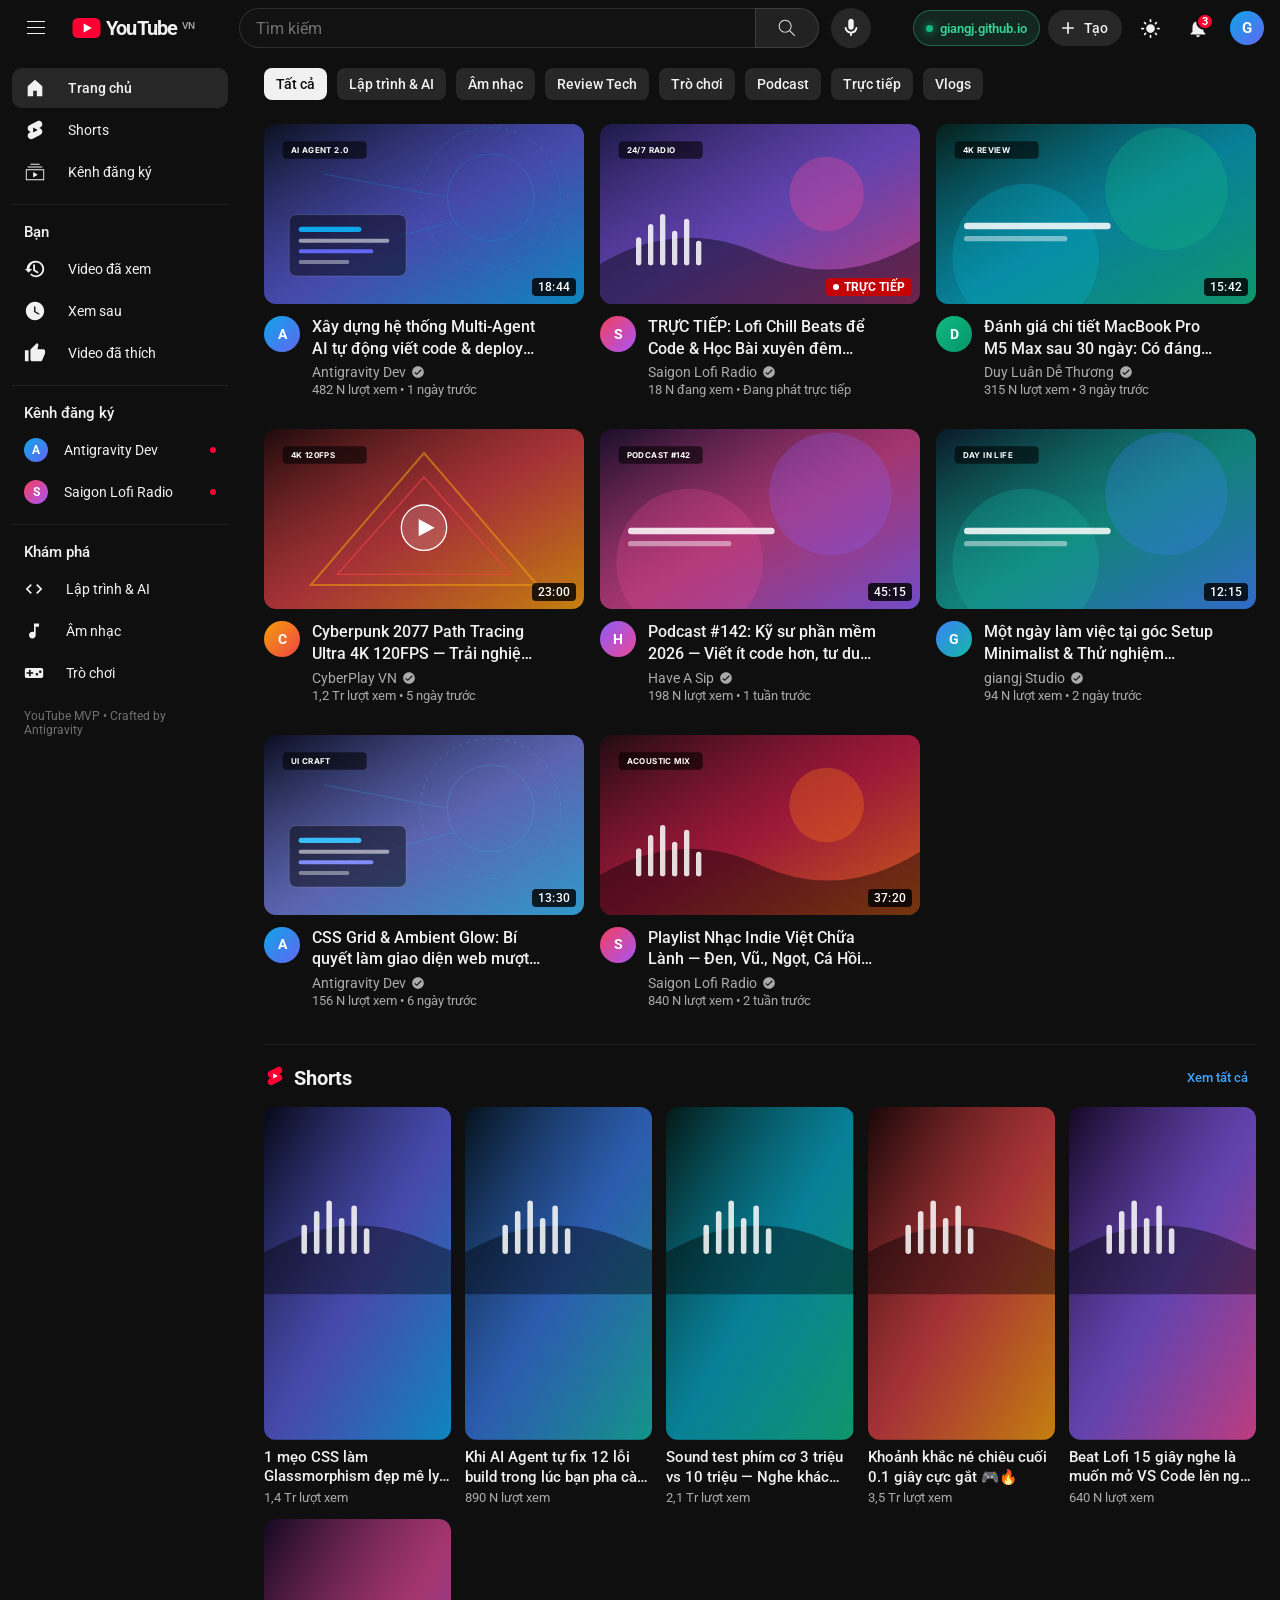
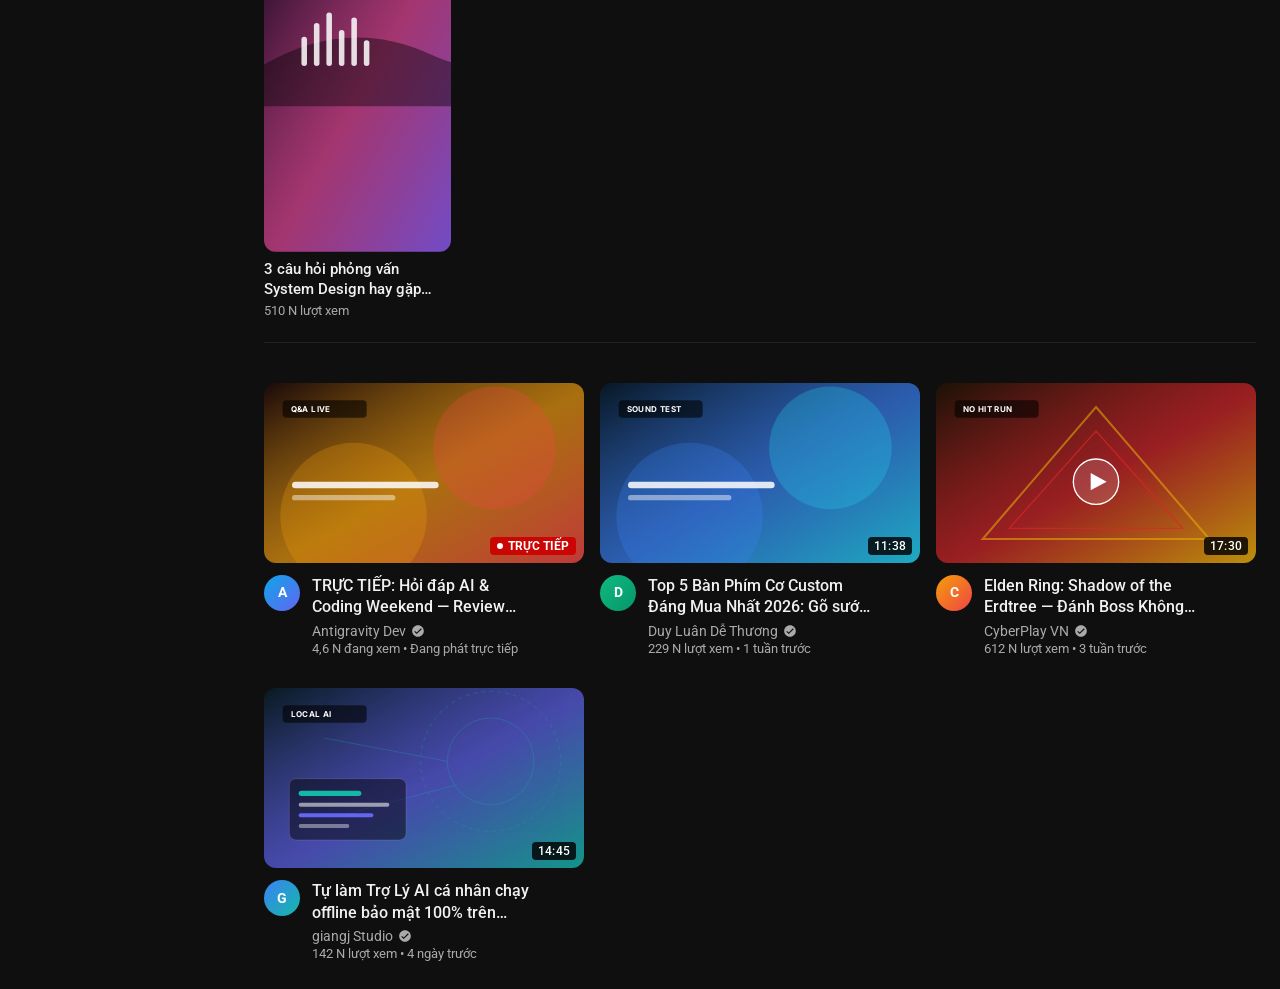
<file: index.html>
<!DOCTYPE html>
<html lang="vi" data-theme="dark">
<head>
  <meta charset="UTF-8" />
  <meta name="viewport" content="width=device-width, initial-scale=1.0" />
  <title>YouTube — MVP</title>
  <link rel="preconnect" href="https://fonts.googleapis.com" />
  <link rel="preconnect" href="https://fonts.gstatic.com" crossorigin />
  <link href="https://fonts.googleapis.com/css2?family=Inter:wght@400;500;600;700&family=JetBrains+Mono:wght@400;500;600&family=Roboto:wght@400;500;700;900&display=swap" rel="stylesheet" />
  <link rel="stylesheet" href="styles.css" />
</head>
<body>
  <!-- Top Masthead -->
  <header class="masthead">
    <div class="masthead-left">
      <button id="sidebarToggleBtn" class="icon-btn" aria-label="Menu điều hướng" title="Menu">
        <svg viewBox="0 0 24 24" width="24" height="24" fill="currentColor">
          <path d="M21 6H3V5h18v1zm0 5H3v1h18v-1zm0 6H3v1h18v-1z" />
        </svg>
      </button>

      <a href="#home" id="brandLogo" class="brand-logo" title="Trang chủ YouTube">
        <span class="yt-icon" aria-hidden="true">
          <svg viewBox="0 0 28 20" width="29" height="20">
            <rect width="28" height="20" rx="5.5" fill="#FF0033" />
            <polygon points="11.2,5.5 19.2,10 11.2,14.5" fill="#FFFFFF" />
          </svg>
        </span>
        <span class="yt-wordmark">YouTube</span>
        <span class="yt-country">VN</span>
      </a>
    </div>

    <div class="masthead-center">
      <div class="search-wrapper">
        <form id="searchForm" class="search-form" autocomplete="off">
          <div class="search-input-box">
            <span class="search-focus-icon" aria-hidden="true">
              <svg viewBox="0 0 24 24" width="18" height="18" fill="currentColor">
                <path d="M20.87 20.17l-5.59-5.59C16.35 13.35 17 11.75 17 10c0-3.87-3.13-7-7-7s-7 3.13-7 7 3.13 7 7 7c1.75 0 3.35-.65 4.58-1.71l5.59 5.59.7-.71zM10 16c-3.31 0-6-2.69-6-6s2.69-6 6-6 6 2.69 6 6-2.69 6-6 6z" />
              </svg>
            </span>
            <input
              id="searchInput"
              type="text"
              placeholder="Tìm kiếm"
              aria-label="Tìm kiếm"
            />
            <button id="searchClearBtn" type="button" class="search-clear-btn hidden" title="Xóa tìm kiếm" aria-label="Xóa tìm kiếm">
              <svg viewBox="0 0 24 24" width="18" height="18" fill="currentColor">
                <path d="M19 6.41L17.59 5 12 10.59 6.41 5 5 6.41 10.59 12 5 17.59 6.41 19 12 13.41 17.59 19 19 17.59 13.41 12z" />
              </svg>
            </button>
          </div>
          <button type="submit" class="search-submit-btn" title="Tìm kiếm" aria-label="Tìm kiếm">
            <svg viewBox="0 0 24 24" width="22" height="22" fill="currentColor">
              <path d="M20.87 20.17l-5.59-5.59C16.35 13.35 17 11.75 17 10c0-3.87-3.13-7-7-7s-7 3.13-7 7 3.13 7 7 7c1.75 0 3.35-.65 4.58-1.71l5.59 5.59.7-.71zM10 16c-3.31 0-6-2.69-6-6s2.69-6 6-6 6 2.69 6 6-2.69 6-6 6z" />
            </svg>
          </button>
        </form>
        <div id="searchSuggestions" class="search-suggestions hidden"></div>
      </div>

      <button id="voiceSearchBtn" class="icon-btn voice-btn" title="Tìm kiếm bằng giọng nói" aria-label="Tìm kiếm bằng giọng nói">
        <svg viewBox="0 0 24 24" width="22" height="22" fill="currentColor">
          <path d="M12 14c1.66 0 3-1.34 3-3V5c0-1.66-1.34-3-3-3S9 3.34 9 5v6c0 1.66 1.34 3 3 3zm5.91-3c-.49 0-.9.36-.98.85C16.52 14.2 14.47 16 12 16s-4.52-1.8-4.93-4.15a.998.998 0 00-.98-.85c-.61 0-1.09.54-1 1.14.49 3 2.89 5.35 5.91 5.78V20c0 .55.45 1 1 1s1-.45 1-1v-2.08a6.993 6.993 0 005.91-5.78c.1-.6-.39-1.14-1-1.14z" />
        </svg>
      </button>
    </div>

    <div class="masthead-right">
      <a
        href="https://giangj.github.io/hello-antigravity/"
        target="_blank"
        rel="noopener noreferrer"
        class="live-site-pill"
        title="Mở website chính thức trên GitHub Pages"
      >
        <span class="live-site-dot"></span>
        <span class="live-site-label">giangj.github.io</span>
      </a>

      <button id="createBtn" class="create-pill-btn" title="Tạo hoặc tải video lên">
        <svg viewBox="0 0 24 24" width="20" height="20" fill="currentColor">
          <path d="M19 13h-6v6h-2v-6H5v-2h6V5h2v6h6v2z" />
        </svg>
        <span>Tạo</span>
      </button>

      <button id="themeToggleBtn" class="icon-btn" title="Chuyển giao diện Sáng / Tối" aria-label="Đổi giao diện">
        <svg id="themeIconDark" viewBox="0 0 24 24" width="21" height="21" fill="currentColor">
          <path d="M12 7c-2.76 0-5 2.24-5 5s2.24 5 5 5 5-2.24 5-5-2.24-5-5-5zM2 13h2c.55 0 1-.45 1-1s-.45-1-1-1H2c-.55 0-1 .45-1 1s.45 1 1 1zm18 0h2c.55 0 1-.45 1-1s-.45-1-1-1h-2c-.55 0-1 .45-1 1s.45 1 1 1zM11 2v2c0 .55.45 1 1 1s1-.45 1-1V2c0-.55-.45-1-1-1s-1 .45-1 1zm0 18v2c0 .55.45 1 1 1s1-.45 1-1v-2c0-.55-.45-1-1-1s-1 .45-1 1zM5.99 4.58a.996.996 0 00-1.41 0 .996.996 0 000 1.41l1.06 1.06c.39.39 1.03.39 1.41 0s.39-1.03 0-1.41L5.99 4.58zm12.37 12.37a.996.996 0 00-1.41 0 .996.996 0 000 1.41l1.06 1.06c.39.39 1.03.39 1.41 0a.996.996 0 000-1.41l-1.06-1.06zm1.06-10.96a.996.996 0 000-1.41.996.996 0 00-1.41 0l-1.06 1.06c-.39.39-.39 1.03 0 1.41s1.03.39 1.41 0l1.06-1.06zM7.05 18.36a.996.996 0 000-1.41.996.996 0 00-1.41 0l-1.06 1.06c-.39.39-.39 1.03 0 1.41s1.03.39 1.41 0l1.06-1.06z" />
        </svg>
        <svg id="themeIconLight" class="hidden" viewBox="0 0 24 24" width="21" height="21" fill="currentColor">
          <path d="M12 3a9 9 0 109 9c0-.46-.04-.92-.1-1.36a5.389 5.389 0 01-4.4 2.26 5.403 5.403 0 01-3.14-9.8c-.44-.06-.9-.1-1.36-.1z" />
        </svg>
      </button>

      <div class="popover-anchor">
        <button id="notifBtn" class="icon-btn" title="Thông báo" aria-label="Thông báo">
          <svg viewBox="0 0 24 24" width="22" height="22" fill="currentColor">
            <path d="M12 22c1.1 0 2-.9 2-2h-4c0 1.1.9 2 2 2zm6-6v-5c0-3.07-1.64-5.64-4.5-6.32V4c0-.83-.67-1.5-1.5-1.5s-1.5.67-1.5 1.5v.68C7.63 5.36 6 7.92 6 11v5l-2 2v1h16v-1l-2-2z" />
          </svg>
          <span id="notifBadge" class="notif-badge">3</span>
        </button>
        <div id="notifPopover" class="popover-panel hidden">
          <div class="popover-header">
            <span>Thông báo</span>
            <button id="clearNotifBtn" class="text-btn-sm">Đánh dấu đã đọc</button>
          </div>
          <div id="notifList" class="notif-list"></div>
        </div>
      </div>

      <div class="popover-anchor">
        <button id="avatarBtn" class="avatar-btn" title="Tài khoản giangj" aria-label="Tài khoản">G</button>
        <div id="userPopover" class="popover-panel user-popover hidden">
          <div class="user-card-header">
            <div class="avatar-lg">G</div>
            <div>
              <div class="user-name">giangj</div>
              <div class="user-handle">@giangj • Antigravity Studio</div>
            </div>
          </div>
          <div class="popover-divider"></div>
          <button class="popover-item" data-nav="home">Trang chủ</button>
          <button class="popover-item" data-nav="liked">Video đã thích</button>
          <button class="popover-item" data-nav="watch-later">Danh sách xem sau</button>
          <button class="popover-item" id="popoverThemeBtn">Đổi giao diện Sáng / Tối</button>
        </div>
      </div>
    </div>
  </header>

  <!-- Sidebar Backdrop (Mobile / Watch overlay) -->
  <div id="sidebarBackdrop" class="sidebar-backdrop hidden"></div>

  <!-- App Shell -->
  <div id="appShell" class="app-shell">
    <!-- Left Navigation Sidebar -->
    <aside id="sidebar" class="sidebar" aria-label="Thanh điều hướng">
      <div class="sidebar-scroll">
        <nav class="nav-section">
          <button class="sidebar-item active" data-nav="home">
            <svg viewBox="0 0 24 24" width="22" height="22" fill="currentColor">
              <path d="M4 21V10.08l8-6.96 8 6.96V21h-6v-6h-4v6H4z" />
            </svg>
            <span>Trang chủ</span>
          </button>
          <button class="sidebar-item" data-nav="shorts">
            <svg viewBox="0 0 24 24" width="22" height="22" fill="currentColor">
              <path d="M17.77 10.32l-1.2-.5L18 9.06c1.84-.96 2.53-3.23 1.56-5.06s-3.24-2.53-5.07-1.56L6 6.94c-1.29.68-2.07 2.04-2 3.49.07 1.42.93 2.67 2.22 3.25.03.01 1.2.5 1.2.5L6 14.93c-1.83.97-2.53 3.24-1.56 5.07.97 1.83 3.24 2.53 5.07 1.56l8.5-4.5c1.29-.68 2.06-2.04 1.99-3.49-.07-1.42-.94-2.68-2.23-3.25zM10 14.65v-5.3L15 12l-5 2.65z" />
            </svg>
            <span>Shorts</span>
          </button>
          <button class="sidebar-item" data-nav="subscriptions">
            <svg viewBox="0 0 24 24" width="22" height="22" fill="currentColor">
              <path d="M10 18v-6l5 3-5 3zm7-15H7v1h10V3zm3 3H4v1h16V6zm2 3H2v12h20V9zM3 10h18v10H3V10z" />
            </svg>
            <span>Kênh đăng ký</span>
          </button>
        </nav>

        <div class="sidebar-divider hide-mini"></div>

        <nav class="nav-section">
          <div class="sidebar-section-title hide-mini">Bạn</div>
          <button class="sidebar-item" data-nav="history">
            <svg viewBox="0 0 24 24" width="22" height="22" fill="currentColor">
              <path d="M14.97 16.95L10 13.87V7h2v5.76l4.03 2.49-1.06 1.7zM12 3c-4.96 0-9 4.04-9 9H1l3.89 3.89.07.14L9 12H6c0-3.87 3.13-7 7-7s7 3.13 7 7-3.13 7-7 7c-1.93 0-3.68-.79-4.94-2.06l-1.42 1.42A8.954 8.954 0 0013 21c4.97 0 9-4.03 9-9s-4.03-9-9-9z" />
            </svg>
            <span>Video đã xem</span>
          </button>
          <button class="sidebar-item" data-nav="watch-later">
            <svg viewBox="0 0 24 24" width="22" height="22" fill="currentColor">
              <path d="M12 2C6.5 2 2 6.5 2 12s4.5 10 10 10 10-4.5 10-10S17.5 2 12 2zm4.2 14.2L11 13V7h1.5v5.2l4.5 2.7-.8 1.3z" />
            </svg>
            <span>Xem sau</span>
          </button>
          <button class="sidebar-item" data-nav="liked">
            <svg viewBox="0 0 24 24" width="22" height="22" fill="currentColor">
              <path d="M1 21h4V9H1v12zm22-11c0-1.1-.9-2-2-2h-6.31l.95-4.57.03-.32c0-.41-.17-.79-.44-1.06L14.17 1 7.59 7.59C7.22 7.95 7 8.45 7 9v10c0 1.1.9 2 2 2h9c.83 0 1.54-.5 1.84-1.22l3.02-7.05c.09-.23.14-.47.14-.73v-2z" />
            </svg>
            <span>Video đã thích</span>
          </button>
        </nav>

        <div class="sidebar-divider hide-mini"></div>

        <nav class="nav-section hide-mini">
          <div class="sidebar-section-title">Kênh đăng ký</div>
          <div id="sidebarChannels" class="sidebar-channels"></div>
        </nav>

        <div class="sidebar-divider hide-mini"></div>

        <nav class="nav-section hide-mini">
          <div class="sidebar-section-title">Khám phá</div>
          <button class="sidebar-item" data-category="Lập trình & AI">
            <svg viewBox="0 0 24 24" width="20" height="20" fill="currentColor">
              <path d="M9.4 16.6L4.8 12l4.6-4.6L8 6l-6 6 6 6 1.4-1.4zm5.2 0l4.6-4.6-4.6-4.6L16 6l6 6-6 6-1.4-1.4z" />
            </svg>
            <span>Lập trình & AI</span>
          </button>
          <button class="sidebar-item" data-category="Âm nhạc">
            <svg viewBox="0 0 24 24" width="20" height="20" fill="currentColor">
              <path d="M12 3v10.55c-.59-.34-1.27-.55-2-.55-2.21 0-4 1.79-4 4s1.79 4 4 4 4-1.79 4-4V7h4V3h-6z" />
            </svg>
            <span>Âm nhạc</span>
          </button>
          <button class="sidebar-item" data-category="Trò chơi">
            <svg viewBox="0 0 24 24" width="20" height="20" fill="currentColor">
              <path d="M21 6H3c-1.1 0-2 .9-2 2v8c0 1.1.9 2 2 2h18c1.1 0 2-.9 2-2V8c0-1.1-.9-2-2-2zm-10 7H8v3H6v-3H3v-2h3V8h2v3h3v2zm4.5 2c-.83 0-1.5-.67-1.5-1.5s.67-1.5 1.5-1.5 1.5.67 1.5 1.5-.67 1.5-1.5 1.5zm4-3c-.83 0-1.5-.67-1.5-1.5S18.67 9 19.5 9s1.5.67 1.5 1.5-.67 1.5-1.5 1.5z" />
            </svg>
            <span>Trò chơi</span>
          </button>
        </nav>

        <div class="sidebar-footer hide-mini">
          <p>YouTube MVP • Crafted by Antigravity</p>
        </div>
      </div>
    </aside>

    <!-- Main Viewport -->
    <main class="main-viewport">
      <!-- HOME / FEED VIEW -->
      <section id="homeView" class="home-view">
        <!-- Category Chips Bar -->
        <div class="chips-bar-wrap">
          <div id="chipsBar" class="chips-bar" role="tablist" aria-label="Danh mục video"></div>
        </div>

        <!-- Context Banner (for Search / Liked / History / Channel filter) -->
        <div id="feedStatusBar" class="feed-status-bar hidden">
          <div class="feed-status-left">
            <h2 id="feedStatusTitle">Kết quả</h2>
            <span id="feedStatusSubtitle"></span>
          </div>
          <button id="resetFeedBtn" class="pill-btn-secondary">Quay lại Trang chủ</button>
        </div>

        <!-- Primary Video Grid (Top Row) -->
        <div id="videoGridTop" class="video-grid"></div>

        <!-- Shorts Shelf -->
        <section id="shortsShelf" class="shorts-shelf">
          <div class="shelf-header">
            <div class="shelf-title-wrap">
              <span class="shorts-badge-icon" aria-hidden="true">
                <svg viewBox="0 0 24 24" width="22" height="22">
                  <path d="M17.77 10.32l-1.2-.5L18 9.06c1.84-.96 2.53-3.23 1.56-5.06s-3.24-2.53-5.07-1.56L6 6.94c-1.29.68-2.07 2.04-2 3.49.07 1.42.93 2.67 2.22 3.25.03.01 1.2.5 1.2.5L6 14.93c-1.83.97-2.53 3.24-1.56 5.07.97 1.83 3.24 2.53 5.07 1.56l8.5-4.5c1.29-.68 2.06-2.04 1.99-3.49-.07-1.42-.94-2.68-2.23-3.25z" fill="#FF0033" />
                  <polygon points="10,14.65 10,9.35 15,12" fill="#FFFFFF" />
                </svg>
              </span>
              <h2>Shorts</h2>
            </div>
            <button id="openAllShortsBtn" class="text-btn-sm">Xem tất cả</button>
          </div>
          <div id="shortsShelfGrid" class="shorts-shelf-grid"></div>
        </section>

        <!-- Secondary Video Grid -->
        <div id="videoGridBottom" class="video-grid"></div>

        <!-- Empty State -->
        <div id="emptyFeedState" class="empty-state hidden">
          <svg viewBox="0 0 24 24" width="56" height="56" fill="currentColor" opacity="0.45">
            <path d="M15.5 14h-.79l-.28-.27A6.471 6.471 0 0016 9.5 6.5 6.5 0 109.5 16c1.61 0 3.09-.59 4.23-1.57l.27.28v.79l5 4.99L20.49 19l-4.99-5zm-6 0C7.01 14 5 11.99 5 9.5S7.01 5 9.5 5 14 7.01 14 9.5 11.99 14 9.5 14z" />
          </svg>
          <h3>Không tìm thấy video phù hợp</h3>
          <p>Thử từ khóa khác hoặc quay lại danh sách Trang chủ.</p>
          <button id="emptyResetBtn" class="pill-btn-primary">Xem tất cả video</button>
        </div>
      </section>

      <!-- SHORTS VIEW -->
      <section id="shortsView" class="shorts-view hidden">
        <div class="shorts-stage">
          <div class="shorts-player-card">
            <canvas id="shortsCanvas" width="405" height="720"></canvas>
            <div class="shorts-overlay-top">
              <button id="shortsBackBtn" class="shorts-circle-btn" title="Quay lại">
                <svg viewBox="0 0 24 24" width="22" height="22" fill="currentColor">
                  <path d="M20 11H7.83l5.59-5.59L12 4l-8 8 8 8 1.41-1.41L7.83 13H20v-2z" />
                </svg>
              </button>
              <button id="shortsPlayToggle" class="shorts-circle-btn" title="Phát / Tạm dừng">
                <svg id="shortsPlayIcon" viewBox="0 0 24 24" width="22" height="22" fill="currentColor">
                  <path d="M6 19h4V5H6v14zm8-14v14h4V5h-4z" />
                </svg>
              </button>
            </div>
            <div class="shorts-overlay-bottom">
              <div class="shorts-channel-row">
                <div id="shortsAvatar" class="channel-avatar-sm"></div>
                <span id="shortsChannelName" class="shorts-channel-name"></span>
                <button id="shortsSubBtn" class="shorts-sub-btn">Đăng ký</button>
              </div>
              <p id="shortsTitle" class="shorts-caption"></p>
            </div>
          </div>

          <div class="shorts-side-actions">
            <button id="shortsLikeBtn" class="shorts-action-btn">
              <span class="shorts-action-circle">
                <svg viewBox="0 0 24 24" width="24" height="24" fill="currentColor">
                  <path d="M1 21h4V9H1v12zm22-11c0-1.1-.9-2-2-2h-6.31l.95-4.57.03-.32c0-.41-.17-.79-.44-1.06L14.17 1 7.59 7.59C7.22 7.95 7 8.45 7 9v10c0 1.1.9 2 2 2h9c.83 0 1.54-.5 1.84-1.22l3.02-7.05c.09-.23.14-.47.14-.73v-2z" />
                </svg>
              </span>
              <span id="shortsLikeCount">12N</span>
            </button>
            <button id="shortsCommentBtn" class="shorts-action-btn">
              <span class="shorts-action-circle">
                <svg viewBox="0 0 24 24" width="24" height="24" fill="currentColor">
                  <path d="M21 6h-2v9H6v2c0 .55.45 1 1 1h11l4 4V7c0-.55-.45-1-1-1zm-4 6V3c0-.55-.45-1-1-1H3c-.55 0-1 .45-1 1v14l4-4h10c.55 0 1-.45 1-1z" />
                </svg>
              </span>
              <span id="shortsCommentCount">418</span>
            </button>
            <button id="shortsShareBtn" class="shorts-action-btn">
              <span class="shorts-action-circle">
                <svg viewBox="0 0 24 24" width="24" height="24" fill="currentColor">
                  <path d="M18 16.08c-.76 0-1.44.3-1.96.77L8.91 12.7c.05-.23.09-.46.09-.7s-.04-.47-.09-.7l7.05-4.11c.54.5 1.25.81 2.04.81 1.66 0 3-1.34 3-3s-1.34-3-3-3-3 1.34-3 3c0 .24.04.47.09.7L8.04 9.81C7.5 9.31 6.79 9 6 9c-1.66 0-3 1.34-3 3s1.34 3 3 3c.79 0 1.5-.31 2.04-.81l7.12 4.16c-.05.21-.08.43-.08.65 0 1.61 1.31 2.92 2.92 2.92s2.92-1.31 2.92-2.92c0-1.61-1.31-2.92-2.92-2.92z" />
                </svg>
              </span>
              <span>Chia sẻ</span>
            </button>

            <div class="shorts-nav-arrows">
              <button id="shortsPrevBtn" class="shorts-circle-btn" title="Short trước">
                <svg viewBox="0 0 24 24" width="22" height="22" fill="currentColor">
                  <path d="M7.41 15.41L12 10.83l4.59 4.58L18 14l-6-6-6 6z" />
                </svg>
              </button>
              <button id="shortsNextBtn" class="shorts-circle-btn" title="Short tiếp theo">
                <svg viewBox="0 0 24 24" width="22" height="22" fill="currentColor">
                  <path d="M7.41 8.59L12 13.17l4.59-4.58L18 10l-6 6-6-6z" />
                </svg>
              </button>
            </div>
          </div>
        </div>
      </section>

      <!-- WATCH VIEW -->
      <section id="watchView" class="watch-view hidden">
        <div id="watchLayout" class="watch-layout">
          <div class="watch-primary">
            <!-- Player + Ambient Mode Stage -->
            <div class="player-stage">
              <div id="ambientGlow" class="ambient-glow"></div>
              <div id="playerContainer" class="player-container">
                <canvas id="playerCanvas" width="1280" height="720"></canvas>

                <!-- Center Play/Pause Ripple Indicator -->
                <div id="playerCenterFeedback" class="player-center-feedback">
                  <svg viewBox="0 0 24 24" width="44" height="44" fill="currentColor">
                    <polygon points="8,5 19,12 8,19" />
                  </svg>
                </div>

                <!-- Top Player Overlay (visible on hover / theater) -->
                <div class="player-top-gradient">
                  <button id="watchBackBtn" class="player-back-chip" title="Quay lại Trang chủ">
                    <svg viewBox="0 0 24 24" width="18" height="18" fill="currentColor">
                      <path d="M20 11H7.83l5.59-5.59L12 4l-8 8 8 8 1.41-1.41L7.83 13H20v-2z" />
                    </svg>
                    <span>Trang chủ</span>
                  </button>
                  <span id="playerOverlayTitle" class="player-overlay-title"></span>
                </div>

                <!-- Bottom Player Controls -->
                <div class="player-controls-overlay">
                  <div id="progressTrack" class="player-progress-track">
                    <div id="progressHoverTooltip" class="progress-hover-tooltip hidden">00:00</div>
                    <div class="progress-bg"></div>
                    <div id="progressBuffer" class="progress-buffer"></div>
                    <div id="progressPlayed" class="progress-played">
                      <span class="progress-scrubber"></span>
                    </div>
                  </div>

                  <div class="player-controls-row">
                    <div class="controls-left">
                      <button id="playPauseBtn" class="ctrl-btn" title="Phát / Tạm dừng (Space)" aria-label="Phát hoặc tạm dừng">
                        <svg id="playIcon" viewBox="0 0 24 24" width="24" height="24" fill="currentColor">
                          <path d="M8 5v14l11-7z" />
                        </svg>
                        <svg id="pauseIcon" class="hidden" viewBox="0 0 24 24" width="24" height="24" fill="currentColor">
                          <path d="M6 19h4V5H6v14zm8-14v14h4V5h-4z" />
                        </svg>
                      </button>

                      <button id="nextVideoBtn" class="ctrl-btn" title="Video tiếp theo" aria-label="Video tiếp theo">
                        <svg viewBox="0 0 24 24" width="22" height="22" fill="currentColor">
                          <path d="M6 18l8.5-6L6 6v12zM16 6v12h2V6h-2z" />
                        </svg>
                      </button>

                      <div class="volume-control">
                        <button id="muteBtn" class="ctrl-btn" title="Tắt tiếng (M)" aria-label="Tắt tiếng">
                          <svg id="volHighIcon" viewBox="0 0 24 24" width="22" height="22" fill="currentColor">
                            <path d="M3 9v6h4l5 5V4L7 9H3zm13.5 3c0-1.77-1.02-3.29-2.5-4.03v8.05c1.48-.73 2.5-2.25 2.5-4.02zM14 3.23v2.06c2.89.86 5 3.54 5 6.71s-2.11 5.85-5 6.71v2.06c4.01-.91 7-4.49 7-8.77s-2.99-7.86-7-8.77z" />
                          </svg>
                          <svg id="volMuteIcon" class="hidden" viewBox="0 0 24 24" width="22" height="22" fill="currentColor">
                            <path d="M16.5 12c0-1.77-1.02-3.29-2.5-4.03v2.21l2.45 2.45c.03-.2.05-.41.05-.63zm2.5 0c0 .94-.2 1.82-.54 2.64l1.51 1.51C20.63 14.91 21 13.5 21 12c0-4.28-2.99-7.86-7-8.77v2.06c2.89.86 5 3.54 5 6.71zM4.27 3L3 4.27 7.73 9H3v6h4l5 5v-6.73l4.25 4.25c-.67.52-1.42.93-2.25 1.18v2.06c1.38-.31 2.63-.95 3.69-1.81L19.73 21 21 19.73l-9-9L4.27 3zM12 4L9.91 6.09 12 8.18V4z" />
                          </svg>
                        </button>
                        <input id="volumeSlider" type="range" min="0" max="100" value="80" class="volume-slider" aria-label="Âm lượng" />
                      </div>

                      <div class="time-display">
                        <span id="currentTimeLabel">0:00</span>
                        <span class="time-sep">/</span>
                        <span id="durationTimeLabel">0:00</span>
                      </div>
                    </div>

                    <div class="controls-right">
                      <button id="ambientToggleBtn" class="ctrl-pill active" title="Ánh sáng xung quanh (Ambient Mode)">
                        Ambient
                      </button>

                      <button id="speedBtn" class="ctrl-pill" title="Tốc độ phát">
                        1x
                      </button>

                      <button id="theaterBtn" class="ctrl-btn" title="Chế độ rạp chiếu phim (T)" aria-label="Chế độ rạp chiếu phim">
                        <svg viewBox="0 0 24 24" width="22" height="22" fill="currentColor">
                          <path d="M19 6H5c-1.1 0-2 .9-2 2v8c0 1.1.9 2 2 2h14c1.1 0 2-.9 2-2V8c0-1.1-.9-2-2-2zm0 10H5V8h14v8z" />
                        </svg>
                      </button>

                      <button id="fullscreenBtn" class="ctrl-btn" title="Toàn màn hình (F)" aria-label="Toàn màn hình">
                        <svg viewBox="0 0 24 24" width="22" height="22" fill="currentColor">
                          <path d="M7 14H5v5h5v-2H7v-3zm-2-4h2V7h3V5H5v5zm12 7h-3v2h5v-5h-2v3zM14 5v2h3v3h2V5h-5z" />
                        </svg>
                      </button>
                    </div>
                  </div>
                </div>
              </div>
            </div>

            <!-- Video Title & Channel Actions -->
            <h1 id="watchTitle" class="watch-title"></h1>

            <div class="watch-actions-bar">
              <div class="watch-channel-group">
                <div id="watchChannelAvatar" class="channel-avatar-md"></div>
                <div class="watch-channel-meta">
                  <div class="watch-channel-name-row">
                    <span id="watchChannelName" class="watch-channel-name"></span>
                    <span id="watchVerifiedBadge" class="verified-badge" title="Đã xác minh">
                      <svg viewBox="0 0 24 24" width="14" height="14" fill="currentColor">
                        <path d="M12 2C6.5 2 2 6.5 2 12s4.5 10 10 10 10-4.5 10-10S17.5 2 12 2zM9.8 17.3l-4.2-4.1L7 11.8l2.8 2.7L17 7.4l1.4 1.4-8.6 8.5z" />
                      </svg>
                    </span>
                  </div>
                  <div id="watchChannelSubs" class="watch-channel-subs"></div>
                </div>
                <button id="subscribeBtn" class="subscribe-btn">Đăng ký</button>
              </div>

              <div class="watch-action-pills">
                <div class="like-dislike-group">
                  <button id="likeBtn" class="action-pill-left" title="Tôi thích video này">
                    <svg viewBox="0 0 24 24" width="20" height="20" fill="currentColor">
                      <path d="M1 21h4V9H1v12zm22-11c0-1.1-.9-2-2-2h-6.31l.95-4.57.03-.32c0-.41-.17-.79-.44-1.06L14.17 1 7.59 7.59C7.22 7.95 7 8.45 7 9v10c0 1.1.9 2 2 2h9c.83 0 1.54-.5 1.84-1.22l3.02-7.05c.09-.23.14-.47.14-.73v-2z" />
                    </svg>
                    <span id="likeCountLabel">0</span>
                  </button>
                  <span class="pill-divider"></span>
                  <button id="dislikeBtn" class="action-pill-right" title="Tôi không thích video này" aria-label="Không thích">
                    <svg viewBox="0 0 24 24" width="20" height="20" fill="currentColor">
                      <path d="M15 3H6c-.83 0-1.54.5-1.84 1.22l-3.02 7.05c-.09.23-.14.47-.14.73v2c0 1.1.9 2 2 2h6.31l-.95 4.57-.03.32c0 .41.17.79.44 1.06L9.83 23l6.59-6.59c.36-.36.58-.86.58-1.41V5c0-1.1-.9-2-2-2zm4 0v12h4V3h-4z" />
                    </svg>
                  </button>
                </div>

                <button id="shareBtn" class="action-pill">
                  <svg viewBox="0 0 24 24" width="20" height="20" fill="currentColor">
                    <path d="M15 5.63L20.66 12 15 18.37V14h-1c-3.96 0-7.14 1-9.75 3.09 1.84-4.07 5.11-6.4 9.89-7.1l.86-.13V5.63M14 3v6C6.22 10.13 3.11 15.33 2 21c2.78-3.97 6.44-6 12-6v6l8-9-8-9z" />
                  </svg>
                  <span>Chia sẻ</span>
                </button>

                <button id="saveBtn" class="action-pill">
                  <svg viewBox="0 0 24 24" width="20" height="20" fill="currentColor">
                    <path d="M22 13h-4v4h-2v-4h-4v-2h4V7h2v4h4v2zm-8-6H2v1h12V7zM2 12h8v-1H2v1zm0 4h8v-1H2v1z" />
                  </svg>
                  <span id="saveBtnText">Lưu</span>
                </button>

                <button id="downloadBtn" class="action-pill hide-sm">
                  <svg viewBox="0 0 24 24" width="20" height="20" fill="currentColor">
                    <path d="M17 18v1H6v-1h11zm-.5-6.6l-.7-.7-3.8 3.7V4h-1v10.4l-3.8-3.8-.7.7 5 5 5-4.9z" />
                  </svg>
                  <span>Tải xuống</span>
                </button>
              </div>
            </div>

            <!-- Expandable Description Box -->
            <div id="watchDescBox" class="watch-description">
              <div class="desc-stats-row">
                <span id="watchViewsDate" class="desc-bold"></span>
                <span id="watchHashtags" class="desc-tags"></span>
              </div>
              <p id="watchDescText" class="desc-body"></p>
              <div id="watchChapters" class="watch-chapters"></div>
              <button id="descToggleBtn" class="desc-toggle-btn">...thêm</button>
            </div>

            <!-- Comments Section -->
            <section class="comments-section">
              <div class="comments-header">
                <h3 id="commentsCountTitle">0 bình luận</h3>
                <button id="sortCommentsBtn" class="sort-comments-btn">
                  <svg viewBox="0 0 24 24" width="20" height="20" fill="currentColor">
                    <path d="M21 6H3V5h18v1zm-6 5H3v1h12v-1zm-6 6H3v1h6v-1z" />
                  </svg>
                  <span id="sortCommentsLabel">Sắp xếp: Hàng đầu</span>
                </button>
              </div>

              <form id="commentForm" class="comment-composer">
                <div class="avatar-md-user">G</div>
                <div class="comment-input-wrap">
                  <input id="commentInput" type="text" placeholder="Viết bình luận..." autocomplete="off" />
                  <div id="commentActions" class="comment-composer-actions hidden">
                    <button type="button" id="commentCancelBtn" class="text-btn-sm">Hủy</button>
                    <button type="submit" id="commentSubmitBtn" class="pill-btn-primary" disabled>Bình luận</button>
                  </div>
                </div>
              </form>

              <div id="commentsList" class="comments-list"></div>
            </section>
          </div>

          <!-- Secondary Column: Up Next -->
          <aside class="watch-secondary">
            <div class="upnext-header">
              <div class="upnext-chips">
                <button class="chip active" data-upnext="all">Tất cả</button>
                <button class="chip" data-upnext="channel">Cùng kênh</button>
                <button class="chip" data-upnext="category">Liên quan</button>
              </div>
              <label class="autoplay-toggle" title="Tự động phát video tiếp theo">
                <span>Tự động phát</span>
                <input id="autoplaySwitch" type="checkbox" checked />
                <span class="toggle-track"></span>
              </label>
            </div>
            <div id="upNextList" class="upnext-list"></div>
          </aside>
        </div>
      </section>
    </main>
  </div>

  <!-- Voice Search Modal -->
  <div id="voiceModal" class="modal-backdrop hidden" role="dialog" aria-modal="true" aria-labelledby="voiceModalTitle">
    <div class="modal-card voice-modal-card">
      <button id="closeVoiceModal" class="modal-close-btn" aria-label="Đóng">✕</button>
      <h3 id="voiceModalTitle">Đang nghe...</h3>
      <p id="voiceHintText" class="modal-sub">Thử nói: "AI Agent", "Lo-fi", "Next.js"...</p>
      <div class="voice-mic-pulse">
        <div class="mic-ring"></div>
        <div class="mic-circle">
          <svg viewBox="0 0 24 24" width="32" height="32" fill="#ffffff">
            <path d="M12 14c1.66 0 3-1.34 3-3V5c0-1.66-1.34-3-3-3S9 3.34 9 5v6c0 1.66 1.34 3 3 3zm5.91-3c-.49 0-.9.36-.98.85C16.52 14.2 14.47 16 12 16s-4.52-1.8-4.93-4.15a.998.998 0 00-.98-.85c-.61 0-1.09.54-1 1.14.49 3 2.89 5.35 5.91 5.78V20c0 .55.45 1 1 1s1-.45 1-1v-2.08a6.993 6.993 0 005.91-5.78c.1-.6-.39-1.14-1-1.14z" />
          </svg>
        </div>
      </div>
      <div class="voice-quick-phrases">
        <button class="chip voice-sample" data-phrase="AI Agent">AI Agent</button>
        <button class="chip voice-sample" data-phrase="Lo-fi">Lo-fi</button>
        <button class="chip voice-sample" data-phrase="Lập trình">Lập trình</button>
      </div>
    </div>
  </div>

  <!-- Create / Upload Video Modal (MVP) -->
  <div id="createModal" class="modal-backdrop hidden" role="dialog" aria-modal="true" aria-labelledby="createModalTitle">
    <div class="modal-card create-modal-card">
      <div class="modal-header">
        <h3 id="createModalTitle">Tải video mới lên (MVP)</h3>
        <button id="closeCreateModal" class="modal-close-btn" aria-label="Đóng">✕</button>
      </div>
      <form id="createVideoForm" class="create-form">
        <label>
          <span>Tiêu đề video</span>
          <input id="newVideoTitle" type="text" required placeholder="VD: Xây dựng AI Agent từ A-Z trong 15 phút" />
        </label>
        <div class="form-row-2">
          <label>
            <span>Danh mục</span>
            <select id="newVideoCategory">
              <option value="Lập trình & AI">Lập trình & AI</option>
              <option value="Âm nhạc">Âm nhạc</option>
              <option value="Review Tech">Review Tech</option>
              <option value="Trò chơi">Trò chơi</option>
              <option value="Podcast">Podcast</option>
              <option value="Vlogs">Vlogs</option>
            </select>
          </label>
          <label>
            <span>Thời lượng</span>
            <input id="newVideoDuration" type="text" value="12:45" placeholder="12:45" />
          </label>
        </div>
        <label>
          <span>Mô tả ngắn</span>
          <textarea id="newVideoDesc" rows="3" placeholder="Chia sẻ nội dung chính của video..."></textarea>
        </label>
        <div class="create-form-footer">
          <button type="button" id="cancelCreateBtn" class="pill-btn-secondary">Hủy</button>
          <button type="submit" class="pill-btn-primary">Xuất bản ngay</button>
        </div>
      </form>
    </div>
  </div>

  <!-- Toast Container -->
  <div id="toastContainer" class="toast-container" aria-live="polite"></div>

  <script src="app.js"></script>
</body>
</html>
</file>
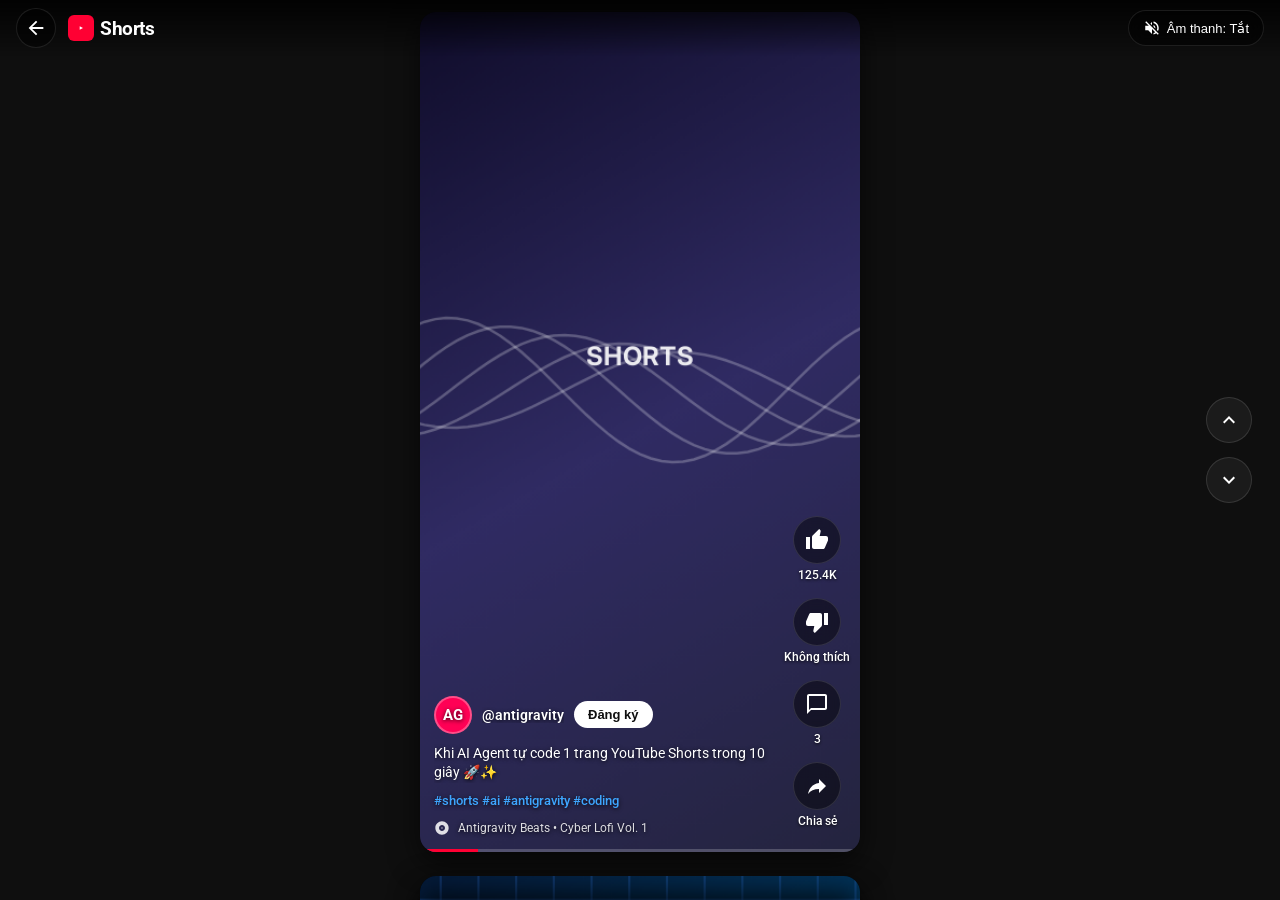
<file: shorts.html>
<!DOCTYPE html>
<html lang="vi" data-theme="dark">
<head>
  <meta charset="UTF-8" />
  <meta name="viewport" content="width=device-width, initial-scale=1.0, maximum-scale=1.0, user-scalable=no" />
  <title>YouTube Shorts — Đơn Giản</title>
  <link rel="preconnect" href="https://fonts.googleapis.com" />
  <link rel="preconnect" href="https://fonts.gstatic.com" crossorigin />
  <link href="https://fonts.googleapis.com/css2?family=Inter:wght@400;500;600;700;800&family=Roboto:wght@400;500;700&display=swap" rel="stylesheet" />
  <style>
    :root {
      --bg-color: #0f0f0f;
      --card-bg: #181818;
      --text-main: #f1f1f1;
      --text-sub: #aaaaaa;
      --accent: #ff0033;
      --icon-hover: rgba(255, 255, 255, 0.15);
      --badge-bg: rgba(255, 255, 255, 0.18);
    }

    * {
      box-sizing: border-box;
      margin: 0;
      padding: 0;
      -webkit-tap-highlight-color: transparent;
      user-select: none;
    }

    body {
      background-color: var(--bg-color);
      color: var(--text-main);
      font-family: 'Roboto', 'Inter', sans-serif;
      overflow: hidden;
      height: 100vh;
      width: 100vw;
      display: flex;
      flex-direction: column;
    }

    /* Header */
    .shorts-header {
      position: fixed;
      top: 0;
      left: 0;
      right: 0;
      height: 56px;
      padding: 0 16px;
      display: flex;
      align-items: center;
      justify-content: space-between;
      z-index: 50;
      background: linear-gradient(to bottom, rgba(0,0,0,0.85) 0%, transparent 100%);
      pointer-events: none;
    }

    .shorts-header > * {
      pointer-events: auto;
    }

    .header-left {
      display: flex;
      align-items: center;
      gap: 12px;
    }

    .back-btn {
      background: rgba(0, 0, 0, 0.5);
      border: 1px solid rgba(255, 255, 255, 0.1);
      color: #fff;
      width: 40px;
      height: 40px;
      border-radius: 50%;
      display: flex;
      align-items: center;
      justify-content: center;
      cursor: pointer;
      transition: background 0.2s, transform 0.15s;
      text-decoration: none;
    }

    .back-btn:hover {
      background: rgba(255, 255, 255, 0.25);
      transform: scale(1.05);
    }

    .brand {
      display: flex;
      align-items: center;
      gap: 6px;
      text-decoration: none;
      color: #fff;
    }

    .brand-icon {
      width: 26px;
      height: 26px;
      background: var(--accent);
      border-radius: 6px;
      display: flex;
      align-items: center;
      justify-content: center;
    }

    .brand-title {
      font-size: 19px;
      font-weight: 700;
      letter-spacing: -0.4px;
    }

    .sound-toggle-btn {
      background: rgba(0, 0, 0, 0.5);
      border: 1px solid rgba(255, 255, 255, 0.1);
      color: #fff;
      padding: 8px 14px;
      border-radius: 20px;
      font-size: 13px;
      font-weight: 500;
      display: flex;
      align-items: center;
      gap: 6px;
      cursor: pointer;
      backdrop-filter: blur(8px);
      transition: background 0.2s;
    }

    .sound-toggle-btn:hover {
      background: rgba(255, 255, 255, 0.25);
    }

    /* Shorts Feed Container */
    .shorts-feed {
      flex: 1;
      height: 100vh;
      overflow-y: scroll;
      scroll-snap-type: y mandatory;
      scroll-behavior: smooth;
      display: flex;
      flex-direction: column;
      align-items: center;
    }

    .shorts-feed::-webkit-scrollbar {
      display: none;
    }
    .shorts-feed {
      -ms-overflow-style: none;
      scrollbar-width: none;
    }

    /* Individual Shorts Slide */
    .short-item {
      scroll-snap-align: start;
      scroll-snap-stop: always;
      position: relative;
      width: 100%;
      max-width: 440px;
      height: 100vh;
      display: flex;
      align-items: center;
      justify-content: center;
      padding: 12px 0;
    }

    .short-card {
      position: relative;
      width: 100%;
      height: calc(100vh - 24px);
      max-height: 840px;
      border-radius: 16px;
      overflow: hidden;
      background: #000;
      box-shadow: 0 10px 30px rgba(0, 0, 0, 0.6);
      display: flex;
      align-items: center;
      justify-content: center;
    }

    @media (max-width: 500px) {
      .short-item {
        max-width: 100%;
        padding: 0;
      }
      .short-card {
        height: 100vh;
        max-height: none;
        border-radius: 0;
      }
    }

    /* Canvas / Video Mockup */
    .video-canvas {
      position: absolute;
      top: 0;
      left: 0;
      width: 100%;
      height: 100%;
      object-fit: cover;
      cursor: pointer;
    }

    .play-pause-indicator {
      position: absolute;
      width: 72px;
      height: 72px;
      background: rgba(0, 0, 0, 0.6);
      border-radius: 50%;
      display: flex;
      align-items: center;
      justify-content: center;
      pointer-events: none;
      opacity: 0;
      transform: scale(0.7);
      transition: opacity 0.25s, transform 0.25s;
      z-index: 10;
    }

    .play-pause-indicator.show {
      opacity: 1;
      transform: scale(1);
    }

    /* Overlay Info (Bottom Left) */
    .short-info-overlay {
      position: absolute;
      bottom: 16px;
      left: 14px;
      right: 74px;
      z-index: 20;
      pointer-events: none;
      display: flex;
      flex-direction: column;
      gap: 10px;
      text-shadow: 0 1px 4px rgba(0, 0, 0, 0.8);
    }

    .short-info-overlay > * {
      pointer-events: auto;
    }

    .channel-row {
      display: flex;
      align-items: center;
      gap: 10px;
    }

    .channel-avatar {
      width: 38px;
      height: 38px;
      border-radius: 50%;
      display: flex;
      align-items: center;
      justify-content: center;
      font-weight: 700;
      font-size: 15px;
      color: #fff;
      border: 2px solid rgba(255, 255, 255, 0.3);
      flex-shrink: 0;
    }

    .channel-handle {
      font-weight: 600;
      font-size: 14px;
      color: #fff;
      max-width: 160px;
      white-space: nowrap;
      overflow: hidden;
      text-overflow: ellipsis;
    }

    .subscribe-btn {
      background: #fff;
      color: #0f0f0f;
      border: none;
      padding: 6px 14px;
      border-radius: 18px;
      font-size: 13px;
      font-weight: 600;
      cursor: pointer;
      transition: background 0.2s, transform 0.15s;
    }

    .subscribe-btn.subscribed {
      background: rgba(255, 255, 255, 0.2);
      color: #fff;
    }

    .subscribe-btn:hover {
      transform: scale(1.04);
    }

    .short-title {
      font-size: 14px;
      line-height: 1.4;
      font-weight: 400;
      color: #fff;
      display: -webkit-box;
      -webkit-line-clamp: 2;
      -webkit-box-orient: vertical;
      overflow: hidden;
    }

    .short-tags {
      color: #3ea6ff;
      font-weight: 500;
      font-size: 13px;
    }

    .music-ticker {
      display: flex;
      align-items: center;
      gap: 8px;
      font-size: 12px;
      color: rgba(255, 255, 255, 0.85);
      margin-top: 2px;
    }

    .vinyl-icon {
      animation: spin 3.5s linear infinite;
    }

    @keyframes spin {
      100% { transform: rotate(360deg); }
    }

    /* Actions Column (Bottom Right) */
    .short-actions {
      position: absolute;
      right: 10px;
      bottom: 24px;
      z-index: 25;
      display: flex;
      flex-direction: column;
      align-items: center;
      gap: 16px;
    }

    .action-btn-wrap {
      display: flex;
      flex-direction: column;
      align-items: center;
      gap: 4px;
    }

    .action-btn {
      width: 48px;
      height: 48px;
      border-radius: 50%;
      background: rgba(0, 0, 0, 0.45);
      backdrop-filter: blur(8px);
      border: 1px solid rgba(255, 255, 255, 0.12);
      color: #fff;
      display: flex;
      align-items: center;
      justify-content: center;
      cursor: pointer;
      transition: transform 0.15s, background 0.2s, color 0.2s;
    }

    .action-btn:hover {
      background: rgba(255, 255, 255, 0.25);
      transform: scale(1.1);
    }

    .action-btn:active {
      transform: scale(0.92);
    }

    .action-btn.liked {
      color: #ff0033;
    }

    .action-btn.disliked {
      color: #3ea6ff;
    }

    .action-label {
      font-size: 12px;
      font-weight: 500;
      color: #fff;
      text-shadow: 0 1px 3px rgba(0,0,0,0.8);
    }

    /* Progress bar */
    .short-progress {
      position: absolute;
      bottom: 0;
      left: 0;
      right: 0;
      height: 3px;
      background: rgba(255, 255, 255, 0.2);
      z-index: 30;
    }

    .short-progress-fill {
      height: 100%;
      width: 0%;
      background: var(--accent);
      transition: width 0.1s linear;
    }

    /* Desktop Navigation Floaters */
    .desktop-nav {
      position: fixed;
      right: 28px;
      top: 50%;
      transform: translateY(-50%);
      display: flex;
      flex-direction: column;
      gap: 14px;
      z-index: 40;
    }

    @media (max-width: 900px) {
      .desktop-nav {
        display: none;
      }
    }

    .nav-arrow-btn {
      width: 46px;
      height: 46px;
      border-radius: 50%;
      background: rgba(30, 30, 30, 0.85);
      border: 1px solid rgba(255, 255, 255, 0.12);
      color: #fff;
      display: flex;
      align-items: center;
      justify-content: center;
      cursor: pointer;
      transition: background 0.2s, transform 0.15s;
    }

    .nav-arrow-btn:hover {
      background: rgba(255, 255, 255, 0.2);
      transform: scale(1.08);
    }

    /* Comments Drawer / Modal */
    .comments-drawer {
      position: fixed;
      bottom: 0;
      left: 50%;
      transform: translateX(-50%) translateY(100%);
      width: 100%;
      max-width: 440px;
      height: 60vh;
      background: #1e1e1e;
      border-radius: 16px 16px 0 0;
      box-shadow: 0 -8px 24px rgba(0, 0, 0, 0.7);
      z-index: 100;
      display: flex;
      flex-direction: column;
      transition: transform 0.3s cubic-bezier(0.2, 0.8, 0.2, 1);
    }

    .comments-drawer.open {
      transform: translateX(-50%) translateY(0%);
    }

    .comments-header {
      padding: 14px 16px;
      display: flex;
      align-items: center;
      justify-content: space-between;
      border-bottom: 1px solid rgba(255, 255, 255, 0.1);
    }

    .comments-title {
      font-size: 16px;
      font-weight: 700;
    }

    .close-comments-btn {
      background: none;
      border: none;
      color: var(--text-sub);
      cursor: pointer;
      padding: 4px;
    }

    .comments-body {
      flex: 1;
      overflow-y: auto;
      padding: 14px 16px;
      display: flex;
      flex-direction: column;
      gap: 14px;
    }

    .comment-item {
      display: flex;
      gap: 12px;
      font-size: 13px;
    }

    .comment-avatar {
      width: 32px;
      height: 32px;
      border-radius: 50%;
      background: #444;
      display: flex;
      align-items: center;
      justify-content: center;
      font-weight: 600;
      flex-shrink: 0;
    }

    .comment-content {
      display: flex;
      flex-direction: column;
      gap: 3px;
    }

    .comment-author {
      font-weight: 600;
      color: var(--text-sub);
      font-size: 12px;
    }

    .comment-text {
      color: var(--text-main);
      line-height: 1.4;
    }

    .comments-footer {
      padding: 12px 16px;
      border-top: 1px solid rgba(255, 255, 255, 0.1);
      display: flex;
      gap: 10px;
    }

    .comment-input {
      flex: 1;
      background: #2a2a2a;
      border: 1px solid rgba(255, 255, 255, 0.15);
      border-radius: 20px;
      padding: 8px 14px;
      color: #fff;
      font-size: 13px;
      outline: none;
    }

    .comment-input:focus {
      border-color: #3ea6ff;
    }

    .comment-submit-btn {
      background: #3ea6ff;
      border: none;
      color: #000;
      font-weight: 600;
      border-radius: 20px;
      padding: 8px 16px;
      cursor: pointer;
      font-size: 13px;
    }

    /* Toast Notification */
    .toast {
      position: fixed;
      bottom: 30px;
      left: 50%;
      transform: translateX(-50%) translateY(80px);
      background: rgba(30, 30, 30, 0.95);
      color: #fff;
      padding: 10px 20px;
      border-radius: 24px;
      font-size: 14px;
      font-weight: 500;
      box-shadow: 0 4px 16px rgba(0, 0, 0, 0.5);
      border: 1px solid rgba(255, 255, 255, 0.15);
      opacity: 0;
      transition: transform 0.25s, opacity 0.25s;
      z-index: 200;
      pointer-events: none;
    }

    .toast.show {
      transform: translateX(-50%) translateY(0);
      opacity: 1;
    }
  </style>
</head>
<body>
  <!-- Header Overlay -->
  <header class="shorts-header">
    <div class="header-left">
      <a href="index.html" class="back-btn" title="Quay lại YouTube chính">
        <svg viewBox="0 0 24 24" width="22" height="22" fill="currentColor">
          <path d="M20 11H7.83l5.59-5.59L12 4l-8 8 8 8 1.41-1.41L7.83 13H20v-2z" />
        </svg>
      </a>
      <div class="brand">
        <div class="brand-icon">
          <svg viewBox="0 0 24 24" width="16" height="16" fill="#fff">
            <path d="M10 14.65v-5.3L15 12l-5 2.65z" />
          </svg>
        </div>
        <span class="brand-title">Shorts</span>
      </div>
    </div>
    <button id="soundToggleBtn" class="sound-toggle-btn" title="Bật/Tắt âm thanh">
      <svg id="soundIcon" viewBox="0 0 24 24" width="18" height="18" fill="currentColor">
        <path d="M16.5 12c0-1.77-1.02-3.29-2.5-4.03v2.21l2.45 2.45c.03-.2.05-.41.05-.63zm2.5 0c0 .94-.2 1.82-.54 2.64l1.51 1.51C20.63 14.91 21 13.5 21 12c0-4.28-2.99-7.86-7-8.77v2.06c2.89.86 5 3.54 5 6.71zM4.27 3L3 4.27 7.73 9H3v6h4l5 5v-6.73l4.25 4.25c-.67.52-1.42.93-2.25 1.18v2.06c1.38-.31 2.63-.95 3.69-1.81L19.73 21 21 19.73l-9-9L4.27 3zM12 4L9.91 6.09 12 8.18V4z"/>
      </svg>
      <span id="soundLabel">Âm thanh: Tắt</span>
    </button>
  </header>

  <!-- Desktop Up/Down Navigation Buttons -->
  <aside class="desktop-nav">
    <button id="navUpBtn" class="nav-arrow-btn" title="Video trước (Phím Mũi tên Lên)">
      <svg viewBox="0 0 24 24" width="24" height="24" fill="currentColor">
        <path d="M12 8l-6 6 1.41 1.41L12 10.83l4.59 4.58L18 14z" />
      </svg>
    </button>
    <button id="navDownBtn" class="nav-arrow-btn" title="Video tiếp theo (Phím Mũi tên Xuống)">
      <svg viewBox="0 0 24 24" width="24" height="24" fill="currentColor">
        <path d="M16.59 8.59L12 13.17 7.41 8.59 6 10l6 6 6-6z" />
      </svg>
    </button>
  </aside>

  <!-- Vertical Scroll Feed -->
  <main id="shortsFeed" class="shorts-feed"></main>

  <!-- Comments Drawer -->
  <div id="commentsDrawer" class="comments-drawer">
    <div class="comments-header">
      <span class="comments-title">Bình luận (<span id="commentsCount">0</span>)</span>
      <button id="closeCommentsBtn" class="close-comments-btn">
        <svg viewBox="0 0 24 24" width="22" height="22" fill="currentColor">
          <path d="M19 6.41L17.59 5 12 10.59 6.41 5 5 6.41 10.59 12 5 17.59 6.41 19 12 13.41 17.59 19 19 17.59 13.41 12z" />
        </svg>
      </button>
    </div>
    <div id="commentsBody" class="comments-body"></div>
    <form id="commentForm" class="comments-footer">
      <input id="commentInput" type="text" class="comment-input" placeholder="Thêm bình luận..." autocomplete="off" />
      <button type="submit" class="comment-submit-btn">Gửi</button>
    </form>
  </div>

  <!-- Toast -->
  <div id="toast" class="toast">Đã sao chép liên kết</div>

  <script>
    // Danh sách dữ liệu YouTube Shorts
    const SHORTS_DATA = [
      {
        id: 'short-1',
        title: 'Khi AI Agent tự code 1 trang YouTube Shorts trong 10 giây 🚀✨',
        tags: '#shorts #ai #antigravity #coding',
        channel: 'Antigravity Studio',
        handle: '@antigravity',
        avatarColor: '#ff0055',
        avatarText: 'AG',
        views: '1.8M',
        likes: 125400,
        dislikes: 140,
        music: 'Antigravity Beats • Cyber Lofi Vol. 1',
        theme: ['#0f0c29', '#302b63', '#24243e'],
        visualType: 'cyber-waves',
        comments: [
          { author: '@duy_dev', text: 'Nhìn mượt mà và trực quan quá bạn ơi!', time: '2 giờ trước' },
          { author: '@tech_lover', text: 'Code thuần JS mà mượt thế này là đỉnh rồi!', time: '1 giờ trước' },
          { author: '@minh_anh', text: 'Thích cái hiệu ứng chuyển cảnh ghê ❤️', time: '30 phút trước' }
        ]
      },
      {
        id: 'short-2',
        title: 'Mẹo CSS 1 dòng làm giao diện chuẩn Mobile-first cực nhanh 📱💻',
        tags: '#webdev #css #frontend #tips',
        channel: 'Front-End Masters VN',
        handle: '@frontend_vn',
        avatarColor: '#3b82f6',
        avatarText: 'FE',
        views: '840K',
        likes: 67200,
        dislikes: 52,
        music: 'Chill Coding • Synthwave Vibes',
        theme: ['#051937', '#004d7a', '#008793'],
        visualType: 'neon-grid',
        comments: [
          { author: '@dev_newbie', text: 'Áp dụng vào project ngay và luôn!', time: '3 giờ trước' },
          { author: '@viet_code', text: 'Cảm ơn ad đã chia sẻ mẹo hay.', time: '1 giờ trước' }
        ]
      },
      {
        id: 'short-3',
        title: 'Sound Test phím cơ Custom 60% gõ sướng tai cực kỳ 🎧⌨️',
        tags: '#mechkey #customkeyboard #asmr #tech',
        channel: 'Keyboard ASMR Lab',
        handle: '@mechkey_vn',
        avatarColor: '#10b981',
        avatarText: 'KB',
        views: '2.4M',
        likes: 189000,
        dislikes: 210,
        music: 'Tapping Keys • Deep Thock Sound',
        theme: ['#09203f', '#537895', '#000000'],
        visualType: 'equalizer-pulse',
        comments: [
          { author: '@audio_geek', text: 'Tiếng thock nghe phê dã man 🤤', time: '5 giờ trước' },
          { author: '@nam_pc', text: 'Xin tên switch với keycap ad ơi!', time: '4 giờ trước' }
        ]
      },
      {
        id: 'short-4',
        title: 'Góc làm việc chuẩn Minimalist buổi tối nhìn cực chill ☕🌙',
        tags: '#desksetup #minimalism #cozy #workspace',
        channel: 'Cozy Workspace',
        handle: '@cozy_desk',
        avatarColor: '#f59e0b',
        avatarText: 'CW',
        views: '950K',
        likes: 82000,
        dislikes: 80,
        music: 'Saigon Rain • Lofi Hip Hop Beat',
        theme: ['#23074d', '#cc5333', '#11041a'],
        visualType: 'starfield',
        comments: [
          { author: '@hoa_lan', text: 'Góc làm việc đáng mơ ước của mọi lập trình viên.', time: '1 ngày trước' }
        ]
      },
      {
        id: 'short-5',
        title: '1 Pha xử lý highlight 0.1 giây né chiêu lật kèo thần thánh 🎮🔥',
        tags: '#gaming #esports #highlight #clutch',
        channel: 'Pro Gamer VN',
        handle: '@progamer_vn',
        avatarColor: '#8b5cf6',
        avatarText: 'PG',
        views: '3.1M',
        likes: 245000,
        dislikes: 310,
        music: 'Epic Gaming Beats • Adrenaline Rush',
        theme: ['#3a1c71', '#d76d77', '#ffaf7b'],
        visualType: 'fire-particles',
        comments: [
          { author: '@game_thu', text: 'Pha đó tay phản xạ nhanh kinh khủng!', time: '2 ngày trước' }
        ]
      }
    ];

    // Trạng thái ứng dụng
    const state = {
      currentIndex: 0,
      soundEnabled: false,
      likedMap: {},
      dislikedMap: {},
      subscribedMap: {},
      playingMap: {},
      progressIntervals: {},
      audioCtx: null
    };

    const feed = document.getElementById('shortsFeed');
    const toast = document.getElementById('toast');
    const commentsDrawer = document.getElementById('commentsDrawer');
    const commentsBody = document.getElementById('commentsBody');
    const commentsCount = document.getElementById('commentsCount');
    const commentInput = document.getElementById('commentInput');
    const soundToggleBtn = document.getElementById('soundToggleBtn');
    const soundLabel = document.getElementById('soundLabel');
    const soundIcon = document.getElementById('soundIcon');

    // Khởi tạo âm thanh đơn giản (Web Audio API Synthesizer)
    function playSynthBeat() {
      if (!state.soundEnabled) return;
      try {
        if (!state.audioCtx) {
          state.audioCtx = new (window.AudioContext || window.webkitAudioContext)();
        }
        if (state.audioCtx.state === 'suspended') {
          state.audioCtx.resume();
        }
        const osc = state.audioCtx.createOscillator();
        const gain = state.audioCtx.createGain();
        osc.type = 'triangle';
        osc.frequency.setValueAtTime(220 + (state.currentIndex * 55), state.audioCtx.currentTime);
        gain.gain.setValueAtTime(0.08, state.audioCtx.currentTime);
        gain.gain.exponentialRampToValueAtTime(0.001, state.audioCtx.currentTime + 0.6);
        osc.connect(gain);
        gain.connect(state.audioCtx.destination);
        osc.start();
        osc.stop(state.audioCtx.currentTime + 0.6);
      } catch (err) {
        console.warn(err);
      }
    }

    function showToast(msg) {
      toast.textContent = msg;
      toast.classList.add('show');
      setTimeout(() => toast.classList.remove('show'), 2000);
    }

    function formatNumber(num) {
      if (num >= 1000000) return (num / 1000000).toFixed(1) + 'M';
      if (num >= 1000) return (num / 1000).toFixed(1) + 'K';
      return num;
    }

    // Render các thẻ Shorts
    function renderShorts() {
      feed.innerHTML = '';

      SHORTS_DATA.forEach((item, index) => {
        state.playingMap[index] = true;

        const section = document.createElement('section');
        section.className = 'short-item';
        section.dataset.index = index;

        section.innerHTML = `
          <div class="short-card">
            <canvas class="video-canvas" width="440" height="780"></canvas>
            <div class="play-pause-indicator">
              <svg viewBox="0 0 24 24" width="40" height="40" fill="#fff">
                <path d="M8 5v14l11-7z"/>
              </svg>
            </div>

            <!-- Overlay Info -->
            <div class="short-info-overlay">
              <div class="channel-row">
                <div class="channel-avatar" style="background: ${item.avatarColor}">${item.avatarText}</div>
                <span class="channel-handle">${item.handle}</span>
                <button class="subscribe-btn" data-index="${index}">Đăng ký</button>
              </div>
              <p class="short-title">${item.title}</p>
              <span class="short-tags">${item.tags}</span>
              <div class="music-ticker">
                <svg class="vinyl-icon" viewBox="0 0 24 24" width="16" height="16" fill="currentColor">
                  <path d="M12 2C6.48 2 2 6.48 2 12s4.48 10 10 10 10-4.48 10-10S17.52 2 12 2zm0 14.5c-2.49 0-4.5-2.01-4.5-4.5S9.51 7.5 12 7.5s4.5 2.01 4.5 4.5-2.01 4.5-4.5 4.5zm0-5.5c-.55 0-1 .45-1 1s.45 1 1 1 1-.45 1-1-.45-1-1-1z"/>
                </svg>
                <span>${item.music}</span>
              </div>
            </div>

            <!-- Actions Sidebar -->
            <div class="short-actions">
              <div class="action-btn-wrap">
                <button class="action-btn like-btn" data-index="${index}" title="Thích">
                  <svg viewBox="0 0 24 24" width="24" height="24" fill="currentColor">
                    <path d="M1 21h4V9H1v12zm22-11c0-1.1-.9-2-2-2h-6.31l.95-4.57.03-.32c0-.41-.17-.79-.44-1.06L14.17 1 7.59 7.59C7.22 7.95 7 8.45 7 9v10c0 1.1.9 2 2 2h9c.83 0 1.54-.5 1.84-1.22l3.02-7.05c.09-.23.14-.47.14-.73v-2z"/>
                  </svg>
                </button>
                <span class="action-label like-count">${formatNumber(item.likes)}</span>
              </div>

              <div class="action-btn-wrap">
                <button class="action-btn dislike-btn" data-index="${index}" title="Không thích">
                  <svg viewBox="0 0 24 24" width="24" height="24" fill="currentColor">
                    <path d="M15 3H6c-.83 0-1.54.5-1.84 1.22l-3.02 7.05c-.09.23-.14.47-.14.73v2c0 1.1.9 2 2 2h6.31l-.95 4.57-.03.32c0 .41.17.79.44 1.06L9.83 23l6.58-6.59c.37-.36.59-.86.59-1.41V5c0-1.1-.9-2-2-2zm4 0v12h4V3h-4z"/>
                  </svg>
                </button>
                <span class="action-label">Không thích</span>
              </div>

              <div class="action-btn-wrap">
                <button class="action-btn comment-btn" data-index="${index}" title="Bình luận">
                  <svg viewBox="0 0 24 24" width="24" height="24" fill="currentColor">
                    <path d="M20 2H4c-1.1 0-2 .9-2 2v18l4-4h14c1.1 0 2-.9 2-2V4c0-1.1-.9-2-2-2zm0 14H6l-2 2V4h16v12z"/>
                  </svg>
                </button>
                <span class="action-label">${item.comments.length}</span>
              </div>

              <div class="action-btn-wrap">
                <button class="action-btn share-btn" data-index="${index}" title="Chia sẻ">
                  <svg viewBox="0 0 24 24" width="24" height="24" fill="currentColor">
                    <path d="M14 9V5l7 7-7 7v-4.1c-5 0-8.5 1.6-11 5.1 1-5 4-10 11-11z"/>
                  </svg>
                </button>
                <span class="action-label">Chia sẻ</span>
              </div>
            </div>

            <!-- Progress Bar -->
            <div class="short-progress">
              <div class="short-progress-fill"></div>
            </div>
          </div>
        `;

        feed.appendChild(section);
        initCanvasAnimation(section, item, index);
      });

      setupInteractions();
    }

    // Hiệu ứng Canvas động cho video ngắn
    function initCanvasAnimation(section, item, index) {
      const canvas = section.querySelector('.video-canvas');
      const ctx = canvas.getContext('2d');
      const [c1, c2, c3] = item.theme;

      let step = 0;
      function render() {
        if (!state.playingMap[index]) {
          requestAnimationFrame(render);
          return;
        }

        step += 0.02;
        const w = canvas.width;
        const h = canvas.height;

        // Gradient Background
        const grad = ctx.createLinearGradient(0, 0, w, h);
        grad.addColorStop(0, c1);
        grad.addColorStop(0.5, c2);
        grad.addColorStop(1, c3);
        ctx.fillStyle = grad;
        ctx.fillRect(0, 0, w, h);

        // Animated Visual Elements
        ctx.save();
        if (item.visualType === 'cyber-waves') {
          ctx.strokeStyle = 'rgba(255, 255, 255, 0.25)';
          ctx.lineWidth = 2.5;
          for (let j = 0; j < 5; j++) {
            ctx.beginPath();
            for (let x = 0; x < w; x += 10) {
              const y = (h * 0.45) + Math.sin(x * 0.015 + step + j * 0.8) * (35 + j * 8);
              if (x === 0) ctx.moveTo(x, y);
              else ctx.lineTo(x, y);
            }
            ctx.stroke();
          }
        } else if (item.visualType === 'neon-grid') {
          ctx.strokeStyle = 'rgba(59, 130, 246, 0.3)';
          ctx.lineWidth = 1.5;
          const gridSize = 35;
          const offsetY = (step * 25) % gridSize;
          for (let x = 0; x <= w; x += gridSize) {
            ctx.beginPath(); ctx.moveTo(x, 0); ctx.lineTo(x, h); ctx.stroke();
          }
          for (let y = offsetY; y <= h; y += gridSize) {
            ctx.beginPath(); ctx.moveTo(0, y); ctx.lineTo(w, y); ctx.stroke();
          }
        } else if (item.visualType === 'equalizer-pulse') {
          const bars = 18;
          const barW = 12;
          const spacing = 8;
          const startX = (w - (bars * (barW + spacing))) / 2;
          for (let i = 0; i < bars; i++) {
            const barH = 30 + Math.abs(Math.sin(step * 3 + i * 0.5)) * 140;
            const barY = (h * 0.45) - barH / 2;
            ctx.fillStyle = `rgba(16, 185, 129, ${0.4 + (barH / 200)})`;
            ctx.fillRect(startX + i * (barW + spacing), barY, barW, barH);
          }
        } else if (item.visualType === 'starfield') {
          ctx.fillStyle = 'rgba(255, 255, 255, 0.6)';
          for (let s = 0; s < 40; s++) {
            const sx = (Math.sin(s * 99 + step * 0.2) * 0.5 + 0.5) * w;
            const sy = (Math.cos(s * 77 + step * 0.3) * 0.5 + 0.5) * h;
            const size = (Math.sin(s + step * 2) * 0.5 + 0.5) * 3 + 1;
            ctx.beginPath();
            ctx.arc(sx, sy, size, 0, Math.PI * 2);
            ctx.fill();
          }
        } else {
          // Fire / Energy particles
          for (let p = 0; p < 25; p++) {
            const px = w * 0.5 + Math.sin(step * 2 + p) * 110;
            const py = (h * 0.6) - ((step * 60 + p * 30) % (h * 0.4));
            ctx.fillStyle = `rgba(255, 110, 80, ${Math.max(0, 1 - (h * 0.6 - py) / (h * 0.4))})`;
            ctx.beginPath();
            ctx.arc(px, py, 6 + (p % 6), 0, Math.PI * 2);
            ctx.fill();
          }
        }

        // Center YouTube Shorts Emblem
        ctx.fillStyle = 'rgba(255, 255, 255, 0.9)';
        ctx.font = '700 24px Inter, sans-serif';
        ctx.textAlign = 'center';
        ctx.fillText('SHORTS', w / 2, h * 0.42);

        ctx.restore();

        // Update progress bar
        const progressFill = section.querySelector('.short-progress-fill');
        if (progressFill) {
          const pct = ((step * 15) % 100);
          progressFill.style.width = pct + '%';
        }

        requestAnimationFrame(render);
      }

      requestAnimationFrame(render);
    }

    // Thiết lập các tương tác người dùng
    function setupInteractions() {
      // Intersection Observer để biết short nào đang active
      const observer = new IntersectionObserver((entries) => {
        entries.forEach(entry => {
          const idx = parseInt(entry.target.dataset.index, 10);
          if (entry.isIntersecting) {
            state.currentIndex = idx;
            state.playingMap[idx] = true;
            playSynthBeat();
          }
        });
      }, { threshold: 0.65 });

      document.querySelectorAll('.short-item').forEach(item => observer.observe(item));

      // Play / Pause khi bấm vào video
      document.querySelectorAll('.short-card').forEach((card, idx) => {
        const indicator = card.querySelector('.play-pause-indicator');
        card.querySelector('.video-canvas').addEventListener('click', () => {
          state.playingMap[idx] = !state.playingMap[idx];
          if (!state.playingMap[idx]) {
            indicator.innerHTML = `<svg viewBox="0 0 24 24" width="40" height="40" fill="#fff"><path d="M8 5v14l11-7z"/></svg>`;
            indicator.classList.add('show');
          } else {
            indicator.innerHTML = `<svg viewBox="0 0 24 24" width="40" height="40" fill="#fff"><path d="M6 19h4V5H6v14zm8-14v14h4V5h-4z"/></svg>`;
            indicator.classList.add('show');
            setTimeout(() => indicator.classList.remove('show'), 400);
          }
        });
      });

      // Like Button
      document.querySelectorAll('.like-btn').forEach(btn => {
        btn.addEventListener('click', (e) => {
          e.stopPropagation();
          const idx = btn.dataset.index;
          const countSpan = btn.parentElement.querySelector('.like-count');
          const item = SHORTS_DATA[idx];

          if (state.likedMap[idx]) {
            delete state.likedMap[idx];
            btn.classList.remove('liked');
            countSpan.textContent = formatNumber(item.likes);
          } else {
            state.likedMap[idx] = true;
            btn.classList.add('liked');
            // gỡ dislike nếu có
            const dislikeBtn = btn.closest('.short-actions').querySelector('.dislike-btn');
            dislikeBtn.classList.remove('disliked');
            delete state.dislikedMap[idx];
            countSpan.textContent = formatNumber(item.likes + 1);
            showToast('Đã thêm vào Video đã thích');
          }
        });
      });

      // Dislike Button
      document.querySelectorAll('.dislike-btn').forEach(btn => {
        btn.addEventListener('click', (e) => {
          e.stopPropagation();
          const idx = btn.dataset.index;
          if (state.dislikedMap[idx]) {
            delete state.dislikedMap[idx];
            btn.classList.remove('disliked');
          } else {
            state.dislikedMap[idx] = true;
            btn.classList.add('disliked');
            const likeBtn = btn.closest('.short-actions').querySelector('.like-btn');
            const countSpan = likeBtn.parentElement.querySelector('.like-count');
            likeBtn.classList.remove('liked');
            delete state.likedMap[idx];
            countSpan.textContent = formatNumber(SHORTS_DATA[idx].likes);
            showToast('Đã ghi nhận phản hồi');
          }
        });
      });

      // Subscribe Button
      document.querySelectorAll('.subscribe-btn').forEach(btn => {
        btn.addEventListener('click', (e) => {
          e.stopPropagation();
          const idx = btn.dataset.index;
          if (state.subscribedMap[idx]) {
            delete state.subscribedMap[idx];
            btn.classList.remove('subscribed');
            btn.textContent = 'Đăng ký';
            showToast('Đã hủy đăng ký kênh');
          } else {
            state.subscribedMap[idx] = true;
            btn.classList.add('subscribed');
            btn.textContent = 'Đã đăng ký';
            showToast('Đã đăng ký kênh thành công 🎉');
          }
        });
      });

      // Share Button
      document.querySelectorAll('.share-btn').forEach(btn => {
        btn.addEventListener('click', (e) => {
          e.stopPropagation();
          if (navigator.clipboard) {
            navigator.clipboard.writeText(window.location.href);
          }
          showToast('Đã sao chép liên kết Shorts!');
        });
      });

      // Comments Button
      document.querySelectorAll('.comment-btn').forEach(btn => {
        btn.addEventListener('click', (e) => {
          e.stopPropagation();
          const idx = parseInt(btn.dataset.index, 10);
          openComments(idx);
        });
      });
    }

    // Comments Modal
    let activeCommentIndex = 0;
    function openComments(idx) {
      activeCommentIndex = idx;
      const item = SHORTS_DATA[idx];
      commentsCount.textContent = item.comments.length;
      renderCommentsList();
      commentsDrawer.classList.add('open');
    }

    function renderCommentsList() {
      const item = SHORTS_DATA[activeCommentIndex];
      commentsBody.innerHTML = '';
      item.comments.forEach(c => {
        const div = document.createElement('div');
        div.className = 'comment-item';
        div.innerHTML = `
          <div class="comment-avatar">${c.author.substring(1, 3).toUpperCase()}</div>
          <div class="comment-content">
            <span class="comment-author">${c.author} • ${c.time || 'vừa xong'}</span>
            <p class="comment-text">${c.text}</p>
          </div>
        `;
        commentsBody.appendChild(div);
      });
      commentsBody.scrollTop = commentsBody.scrollHeight;
    }

    document.getElementById('closeCommentsBtn').addEventListener('click', () => {
      commentsDrawer.classList.remove('open');
    });

    document.getElementById('commentForm').addEventListener('submit', (e) => {
      e.preventDefault();
      const val = commentInput.value.trim();
      if (!val) return;
      SHORTS_DATA[activeCommentIndex].comments.push({
        author: '@ban_la_nhat',
        text: val,
        time: 'Vừa xong'
      });
      commentInput.value = '';
      commentsCount.textContent = SHORTS_DATA[activeCommentIndex].comments.length;
      renderCommentsList();
      showToast('Đã gửi bình luận');
    });

    // Sound Toggle
    soundToggleBtn.addEventListener('click', () => {
      state.soundEnabled = !state.soundEnabled;
      if (state.soundEnabled) {
        soundLabel.textContent = 'Âm thanh: Bật';
        soundIcon.innerHTML = `<path d="M3 9v6h4l5 5V4L7 9H3zm13.5 3c0-1.77-1.02-3.29-2.5-4.03v8.05c1.48-.73 2.5-2.25 2.5-4.02zM14 3.23v2.06c2.89.86 5 3.54 5 6.71s-2.11 5.85-5 6.71v2.06c4.01-.91 7-4.49 7-8.77s-2.99-7.86-7-8.77z"/>`;
        playSynthBeat();
        showToast('Đã bật hiệu ứng âm thanh');
      } else {
        soundLabel.textContent = 'Âm thanh: Tắt';
        soundIcon.innerHTML = `<path d="M16.5 12c0-1.77-1.02-3.29-2.5-4.03v2.21l2.45 2.45c.03-.2.05-.41.05-.63zm2.5 0c0 .94-.2 1.82-.54 2.64l1.51 1.51C20.63 14.91 21 13.5 21 12c0-4.28-2.99-7.86-7-8.77v2.06c2.89.86 5 3.54 5 6.71zM4.27 3L3 4.27 7.73 9H3v6h4l5 5v-6.73l4.25 4.25c-.67.52-1.42.93-2.25 1.18v2.06c1.38-.31 2.63-.95 3.69-1.81L19.73 21 21 19.73l-9-9L4.27 3zM12 4L9.91 6.09 12 8.18V4z"/>`;
        showToast('Đã tắt âm thanh');
      }
    });

    // Desktop Nav Controls (Next / Prev)
    function scrollToShort(idx) {
      if (idx < 0 || idx >= SHORTS_DATA.length) return;
      const target = document.querySelector(`.short-item[data-index="${idx}"]`);
      if (target) {
        target.scrollIntoView({ behavior: 'smooth' });
      }
    }

    document.getElementById('navUpBtn').addEventListener('click', () => {
      scrollToShort(state.currentIndex - 1);
    });

    document.getElementById('navDownBtn').addEventListener('click', () => {
      scrollToShort(state.currentIndex + 1);
    });

    // Keyboard Shortcuts
    document.addEventListener('keydown', (e) => {
      if (e.target.tagName === 'INPUT') return;
      if (e.key === 'ArrowDown') {
        e.preventDefault();
        scrollToShort(state.currentIndex + 1);
      } else if (e.key === 'ArrowUp') {
        e.preventDefault();
        scrollToShort(state.currentIndex - 1);
      } else if (e.key === ' ' || e.code === 'Space') {
        e.preventDefault();
        const cur = state.currentIndex;
        state.playingMap[cur] = !state.playingMap[cur];
      } else if (e.key === 'm' || e.key === 'M') {
        soundToggleBtn.click();
      }
    });

    // Khởi chạy
    renderShorts();
  </script>
</body>
</html>
</file>
<file: styles.css>
:root {
  --bg: #0f0f0f;
  --bg-elevated: #212121;
  --bg-hover: #272727;
  --bg-active: #383838;
  --bg-chip: rgba(255, 255, 255, 0.1);
  --bg-chip-hover: rgba(255, 255, 255, 0.2);
  --bg-chip-active: #f1f1f1;
  --text-chip-active: #0f0f0f;
  --bg-search: #121212;
  --bg-search-btn: #222222;
  --border: rgba(255, 255, 255, 0.12);
  --border-subtle: rgba(255, 255, 255, 0.08);
  --text: #f1f1f1;
  --text-secondary: #aaaaaa;
  --text-muted: #717171;
  --yt-red: #ff0033;
  --yt-blue: #3ea6ff;
  --yt-blue-bg: rgba(62, 166, 255, 0.16);
  --btn-primary-bg: #f1f1f1;
  --btn-primary-text: #0f0f0f;
  --btn-primary-hover: #d9d9d9;
  --shadow-popover: 0 8px 32px rgba(0, 0, 0, 0.65);
  --masthead-h: 56px;
  --sidebar-w: 240px;
  --sidebar-mini-w: 72px;
  --font-sans: 'Roboto', 'Inter', -apple-system, BlinkMacSystemFont, sans-serif;
  --font-mono: 'JetBrains Mono', monospace;
}

html[data-theme="light"] {
  --bg: #ffffff;
  --bg-elevated: #ffffff;
  --bg-hover: #f2f2f2;
  --bg-active: #e5e5e5;
  --bg-chip: rgba(0, 0, 0, 0.05);
  --bg-chip-hover: rgba(0, 0, 0, 0.1);
  --bg-chip-active: #0f0f0f;
  --text-chip-active: #ffffff;
  --bg-search: #ffffff;
  --bg-search-btn: #f8f8f8;
  --border: rgba(0, 0, 0, 0.15);
  --border-subtle: rgba(0, 0, 0, 0.08);
  --text: #0f0f0f;
  --text-secondary: #606060;
  --text-muted: #909090;
  --yt-blue: #065fd4;
  --yt-blue-bg: rgba(6, 95, 212, 0.1);
  --btn-primary-bg: #0f0f0f;
  --btn-primary-text: #ffffff;
  --btn-primary-hover: #272727;
  --shadow-popover: 0 8px 28px rgba(0, 0, 0, 0.16);
}

* {
  box-sizing: border-box;
  margin: 0;
  padding: 0;
}

html {
  scroll-behavior: smooth;
  color-scheme: dark;
}

html[data-theme="light"] {
  color-scheme: light;
}

body {
  font-family: var(--font-sans);
  background-color: var(--bg);
  color: var(--text);
  min-height: 100vh;
  overflow-x: hidden;
  -webkit-font-smoothing: antialiased;
}

button, input, select, textarea {
  font-family: inherit;
  color: inherit;
}

.hidden {
  display: none !important;
}

/* Custom thin scrollbars */
::-webkit-scrollbar {
  width: 8px;
  height: 8px;
}
::-webkit-scrollbar-track {
  background: transparent;
}
::-webkit-scrollbar-thumb {
  background: rgba(144, 144, 144, 0.35);
  border-radius: 999px;
}
::-webkit-scrollbar-thumb:hover {
  background: rgba(144, 144, 144, 0.6);
}

/* ================= MASTHEAD ================= */
.masthead {
  position: fixed;
  top: 0;
  left: 0;
  right: 0;
  height: var(--masthead-h);
  background: var(--bg);
  display: flex;
  align-items: center;
  justify-content: space-between;
  padding: 0 16px;
  z-index: 100;
  gap: 12px;
}

.masthead-left {
  display: flex;
  align-items: center;
  gap: 14px;
  flex-shrink: 0;
}

.icon-btn {
  width: 40px;
  height: 40px;
  border-radius: 50%;
  border: none;
  background: transparent;
  color: var(--text);
  display: inline-flex;
  align-items: center;
  justify-content: center;
  cursor: pointer;
  transition: background-color 0.15s;
  position: relative;
}

.icon-btn:hover {
  background: var(--bg-hover);
}

.brand-logo {
  display: inline-flex;
  align-items: center;
  gap: 5px;
  text-decoration: none;
  color: var(--text);
  user-select: none;
  padding: 4px 2px;
}

.yt-icon {
  display: inline-flex;
  align-items: center;
}

.yt-wordmark {
  font-size: 1.25rem;
  font-weight: 700;
  letter-spacing: -0.04em;
  line-height: 1;
}

.yt-country {
  font-size: 0.65rem;
  font-weight: 500;
  color: var(--text-secondary);
  align-self: flex-start;
  margin-top: 1px;
}

/* Search Center */
.masthead-center {
  flex: 1;
  max-width: 680px;
  display: flex;
  align-items: center;
  justify-content: center;
  gap: 12px;
  margin: 0 16px;
}

.search-wrapper {
  position: relative;
  flex: 1;
  max-width: 580px;
}

.search-form {
  display: flex;
  height: 40px;
  width: 100%;
}

.search-input-box {
  flex: 1;
  display: flex;
  align-items: center;
  background: var(--bg-search);
  border: 1px solid var(--border);
  border-right: none;
  border-radius: 40px 0 0 40px;
  padding: 0 8px 0 16px;
  transition: border-color 0.15s;
}

.search-input-box:focus-within {
  border-color: #1c62b9;
  padding-left: 12px;
  box-shadow: inset 0 1px 2px rgba(0, 0, 0, 0.25);
}

.search-focus-icon {
  display: none;
  color: var(--text-secondary);
  margin-right: 10px;
}

.search-input-box:focus-within .search-focus-icon {
  display: inline-flex;
}

#searchInput {
  flex: 1;
  background: transparent;
  border: none;
  outline: none;
  font-size: 1rem;
  color: var(--text);
  min-width: 0;
}

#searchInput::placeholder {
  color: var(--text-muted);
}

.search-clear-btn {
  width: 30px;
  height: 30px;
  border-radius: 50%;
  border: none;
  background: transparent;
  color: var(--text-secondary);
  display: inline-flex;
  align-items: center;
  justify-content: center;
  cursor: pointer;
}

.search-clear-btn:hover {
  background: var(--bg-hover);
  color: var(--text);
}

.search-submit-btn {
  width: 64px;
  height: 40px;
  border: 1px solid var(--border);
  background: var(--bg-search-btn);
  border-radius: 0 40px 40px 0;
  color: var(--text);
  display: inline-flex;
  align-items: center;
  justify-content: center;
  cursor: pointer;
  transition: background-color 0.15s;
}

.search-submit-btn:hover {
  background: var(--bg-hover);
}

.voice-btn {
  background: var(--bg-chip);
  flex-shrink: 0;
}

.voice-btn:hover {
  background: var(--bg-chip-hover);
}

/* Search Suggestions */
.search-suggestions {
  position: absolute;
  top: 46px;
  left: 0;
  right: 64px;
  background: var(--bg-elevated);
  border: 1px solid var(--border-subtle);
  border-radius: 14px;
  padding: 8px 0;
  box-shadow: var(--shadow-popover);
  z-index: 150;
}

.suggestion-item {
  width: 100%;
  border: none;
  background: transparent;
  padding: 8px 16px;
  display: flex;
  align-items: center;
  gap: 12px;
  font-size: 0.94rem;
  font-weight: 500;
  color: var(--text);
  cursor: pointer;
  text-align: left;
}

.suggestion-item:hover {
  background: var(--bg-hover);
}

.suggestion-item svg {
  color: var(--text-secondary);
  flex-shrink: 0;
}

/* Right Masthead Actions */
.masthead-right {
  display: flex;
  align-items: center;
  gap: 8px;
  flex-shrink: 0;
}

.live-site-pill {
  display: inline-flex;
  align-items: center;
  gap: 7px;
  height: 36px;
  padding: 0 12px;
  border-radius: 999px;
  border: 1px solid rgba(52, 211, 153, 0.35);
  background: rgba(52, 211, 153, 0.12);
  color: #34d399;
  text-decoration: none;
  font-size: 0.82rem;
  font-weight: 600;
  transition: background-color 0.15s, border-color 0.15s;
}

.live-site-pill:hover {
  background: rgba(52, 211, 153, 0.22);
  border-color: rgba(52, 211, 153, 0.6);
}

html[data-theme="light"] .live-site-pill {
  color: #047857;
  background: rgba(16, 185, 129, 0.12);
  border-color: rgba(16, 185, 129, 0.35);
}

.live-site-dot {
  width: 7px;
  height: 7px;
  border-radius: 50%;
  background: #10b981;
  box-shadow: 0 0 8px #10b981;
  animation: livePulse 1.6s infinite;
  flex-shrink: 0;
}

.create-pill-btn {
  display: inline-flex;
  align-items: center;
  gap: 6px;
  height: 36px;
  padding: 0 14px 0 10px;
  border-radius: 999px;
  border: none;
  background: var(--bg-chip);
  color: var(--text);
  font-size: 0.88rem;
  font-weight: 500;
  cursor: pointer;
  transition: background-color 0.15s;
}

.create-pill-btn:hover {
  background: var(--bg-chip-hover);
}

.notif-badge {
  position: absolute;
  top: 5px;
  right: 4px;
  min-width: 17px;
  height: 17px;
  padding: 0 4px;
  border-radius: 999px;
  background: var(--yt-red);
  color: #ffffff;
  font-size: 0.68rem;
  font-weight: 700;
  display: grid;
  place-items: center;
  border: 2px solid var(--bg);
}

.avatar-btn {
  width: 34px;
  height: 34px;
  margin-left: 4px;
  border-radius: 50%;
  border: none;
  background: linear-gradient(135deg, #0ea5e9, #6366f1);
  color: #ffffff;
  font-weight: 700;
  font-size: 0.95rem;
  cursor: pointer;
  display: grid;
  place-items: center;
  transition: transform 0.15s;
}

.avatar-btn:hover {
  transform: scale(1.06);
}

/* Popover Panels */
.popover-anchor {
  position: relative;
}

.popover-panel {
  position: absolute;
  top: 46px;
  right: 0;
  width: 340px;
  max-height: 440px;
  overflow-y: auto;
  background: var(--bg-elevated);
  border: 1px solid var(--border-subtle);
  border-radius: 14px;
  box-shadow: var(--shadow-popover);
  z-index: 200;
}

.user-popover {
  width: 270px;
  padding: 12px 0;
}

.popover-header {
  display: flex;
  align-items: center;
  justify-content: space-between;
  padding: 12px 16px;
  border-bottom: 1px solid var(--border-subtle);
  font-weight: 500;
}

.text-btn-sm {
  border: none;
  background: transparent;
  color: var(--yt-blue);
  font-size: 0.84rem;
  font-weight: 500;
  cursor: pointer;
  padding: 4px 8px;
  border-radius: 999px;
}

.text-btn-sm:hover {
  background: var(--yt-blue-bg);
}

.notif-item {
  display: flex;
  gap: 12px;
  padding: 12px 16px;
  cursor: pointer;
  border: none;
  width: 100%;
  text-align: left;
  background: transparent;
  transition: background-color 0.15s;
}

.notif-item:hover {
  background: var(--bg-hover);
}

.notif-dot {
  width: 6px;
  height: 6px;
  border-radius: 50%;
  background: var(--yt-blue);
  margin-top: 8px;
  flex-shrink: 0;
}

.notif-item.read .notif-dot {
  opacity: 0;
}

.notif-text {
  font-size: 0.86rem;
  line-height: 1.35;
  color: var(--text);
}

.notif-time {
  font-size: 0.76rem;
  color: var(--text-secondary);
  margin-top: 4px;
}

.user-card-header {
  display: flex;
  align-items: center;
  gap: 12px;
  padding: 6px 16px 12px;
}

.avatar-lg {
  width: 42px;
  height: 42px;
  border-radius: 50%;
  background: linear-gradient(135deg, #0ea5e9, #6366f1);
  color: #fff;
  font-weight: 700;
  font-size: 1.1rem;
  display: grid;
  place-items: center;
  flex-shrink: 0;
}

.user-name {
  font-weight: 600;
  font-size: 0.96rem;
}

.user-handle {
  font-size: 0.8rem;
  color: var(--text-secondary);
}

.popover-divider {
  height: 1px;
  background: var(--border-subtle);
  margin: 6px 0;
}

.popover-item {
  width: 100%;
  border: none;
  background: transparent;
  padding: 10px 16px;
  text-align: left;
  font-size: 0.9rem;
  cursor: pointer;
  color: var(--text);
}

.popover-item:hover {
  background: var(--bg-hover);
}

/* ================= APP SHELL & SIDEBAR ================= */
.app-shell {
  padding-top: var(--masthead-h);
  display: flex;
  min-height: 100vh;
}

.sidebar {
  position: fixed;
  top: var(--masthead-h);
  left: 0;
  bottom: 0;
  width: var(--sidebar-w);
  background: var(--bg);
  z-index: 90;
  transition: width 0.18s ease, transform 0.22s ease;
  overflow: hidden;
}

.sidebar-scroll {
  height: 100%;
  overflow-y: auto;
  padding: 12px;
}

.nav-section {
  display: flex;
  flex-direction: column;
  gap: 2px;
}

.sidebar-section-title {
  padding: 6px 12px 6px;
  font-size: 0.96rem;
  font-weight: 500;
  color: var(--text);
}

.sidebar-item {
  display: flex;
  align-items: center;
  gap: 22px;
  width: 100%;
  height: 40px;
  padding: 0 12px;
  border-radius: 10px;
  border: none;
  background: transparent;
  color: var(--text);
  font-size: 0.88rem;
  font-weight: 400;
  cursor: pointer;
  text-align: left;
  white-space: nowrap;
  transition: background-color 0.15s;
}

.sidebar-item:hover {
  background: var(--bg-hover);
}

.sidebar-item.active {
  background: var(--bg-hover);
  font-weight: 500;
}

.sidebar-divider {
  height: 1px;
  background: var(--border-subtle);
  margin: 12px 0;
}

.sidebar-channels {
  display: flex;
  flex-direction: column;
  gap: 2px;
}

.sidebar-channel-btn {
  display: flex;
  align-items: center;
  gap: 16px;
  width: 100%;
  height: 40px;
  padding: 0 12px;
  border-radius: 10px;
  border: none;
  background: transparent;
  color: var(--text);
  font-size: 0.86rem;
  cursor: pointer;
  text-align: left;
}

.sidebar-channel-btn:hover {
  background: var(--bg-hover);
}

.sidebar-channel-avatar {
  width: 24px;
  height: 24px;
  border-radius: 50%;
  font-size: 0.72rem;
  font-weight: 700;
  color: #fff;
  display: grid;
  place-items: center;
  flex-shrink: 0;
}

.sidebar-channel-name {
  flex: 1;
  overflow: hidden;
  text-overflow: ellipsis;
  white-space: nowrap;
}

.live-dot-mini {
  width: 6px;
  height: 6px;
  border-radius: 50%;
  background: var(--yt-red);
  flex-shrink: 0;
}

.sidebar-footer {
  padding: 16px 12px 8px;
  font-size: 0.75rem;
  color: var(--text-muted);
}

/* Mini Sidebar State (Desktop) */
body.sidebar-mini .sidebar {
  width: var(--sidebar-mini-w);
}

body.sidebar-mini .sidebar-scroll {
  padding: 8px 4px;
}

body.sidebar-mini .hide-mini {
  display: none !important;
}

body.sidebar-mini .sidebar-item {
  flex-direction: column;
  justify-content: center;
  gap: 6px;
  height: 70px;
  padding: 8px 4px;
  font-size: 0.65rem;
}

/* Watch mode hides persistent sidebar on desktop unless opened as drawer */
body.watch-mode .sidebar {
  transform: translateX(-100%);
  width: var(--sidebar-w);
  box-shadow: var(--shadow-popover);
}

body.watch-mode.sidebar-drawer-open .sidebar {
  transform: translateX(0);
}

.sidebar-backdrop {
  position: fixed;
  inset: 0;
  background: rgba(0, 0, 0, 0.55);
  z-index: 85;
}

/* Main Viewport */
.main-viewport {
  flex: 1;
  margin-left: var(--sidebar-w);
  min-width: 0;
  transition: margin-left 0.18s ease;
}

body.sidebar-mini .main-viewport {
  margin-left: var(--sidebar-mini-w);
}

body.watch-mode .main-viewport {
  margin-left: 0 !important;
}

/* ================= CHIPS BAR ================= */
.chips-bar-wrap {
  position: sticky;
  top: var(--masthead-h);
  z-index: 50;
  background: var(--bg);
  padding: 12px 24px;
}

.chips-bar {
  display: flex;
  align-items: center;
  gap: 10px;
  overflow-x: auto;
  scrollbar-width: none;
}

.chips-bar::-webkit-scrollbar {
  display: none;
}

.chip {
  flex-shrink: 0;
  height: 32px;
  padding: 0 12px;
  border-radius: 8px;
  border: none;
  background: var(--bg-chip);
  color: var(--text);
  font-size: 0.88rem;
  font-weight: 500;
  cursor: pointer;
  transition: background-color 0.15s, color 0.15s;
}

.chip:hover {
  background: var(--bg-chip-hover);
}

.chip.active {
  background: var(--bg-chip-active);
  color: var(--text-chip-active);
}

/* Feed Status Bar */
.feed-status-bar {
  display: flex;
  align-items: center;
  justify-content: space-between;
  gap: 16px;
  padding: 8px 24px 16px;
}

.feed-status-left h2 {
  font-size: 1.25rem;
  font-weight: 700;
}

.feed-status-left span {
  font-size: 0.85rem;
  color: var(--text-secondary);
}

/* ================= VIDEO GRID & CARDS ================= */
.video-grid {
  display: grid;
  grid-template-columns: repeat(4, minmax(0, 1fr));
  gap: 32px 16px;
  padding: 12px 24px 28px;
}

.video-card {
  display: flex;
  flex-direction: column;
  cursor: pointer;
  position: relative;
}

.thumb-wrap {
  position: relative;
  width: 100%;
  aspect-ratio: 16 / 9;
  border-radius: 12px;
  overflow: hidden;
  background: #181818;
  transition: border-radius 0.2s ease;
}

.video-card:hover .thumb-wrap {
  border-radius: 4px;
}

.thumb-svg {
  width: 100%;
  height: 100%;
  display: block;
  transition: transform 0.35s cubic-bezier(0.22, 1, 0.36, 1);
}

.video-card:hover .thumb-svg {
  transform: scale(1.04);
}

.thumb-duration {
  position: absolute;
  right: 8px;
  bottom: 8px;
  padding: 2px 6px;
  border-radius: 4px;
  background: rgba(0, 0, 0, 0.82);
  color: #ffffff;
  font-size: 0.75rem;
  font-weight: 500;
  letter-spacing: 0.02em;
}

.thumb-live-badge {
  position: absolute;
  right: 8px;
  bottom: 8px;
  padding: 2px 7px;
  border-radius: 4px;
  background: rgba(204, 0, 0, 0.92);
  color: #ffffff;
  font-size: 0.72rem;
  font-weight: 700;
  display: inline-flex;
  align-items: center;
  gap: 5px;
}

.thumb-live-badge::before {
  content: '';
  width: 6px;
  height: 6px;
  border-radius: 50%;
  background: #ffffff;
  animation: livePulse 1.4s infinite;
}

@keyframes livePulse {
  0%, 100% { opacity: 1; }
  50% { opacity: 0.35; }
}

.thumb-hover-actions {
  position: absolute;
  top: 8px;
  right: 8px;
  display: flex;
  flex-direction: column;
  gap: 6px;
  opacity: 0;
  transition: opacity 0.18s;
}

.video-card:hover .thumb-hover-actions {
  opacity: 1;
}

.thumb-quick-btn {
  width: 30px;
  height: 30px;
  border-radius: 6px;
  border: none;
  background: rgba(15, 15, 15, 0.86);
  color: #ffffff;
  display: grid;
  place-items: center;
  cursor: pointer;
}

.thumb-quick-btn:hover {
  background: #000000;
}

/* Simulated hover progress bar at bottom of thumbnail */
.thumb-hover-bar {
  position: absolute;
  left: 0;
  right: 0;
  bottom: 0;
  height: 3px;
  background: rgba(255, 255, 255, 0.25);
  opacity: 0;
  transition: opacity 0.2s;
}

.thumb-hover-bar-fill {
  width: 0%;
  height: 100%;
  background: var(--yt-red);
  transition: width 1.6s linear;
}

.video-card:hover .thumb-hover-bar {
  opacity: 1;
}

.video-card:hover .thumb-hover-bar-fill {
  width: 68%;
}

.card-meta-row {
  display: flex;
  gap: 12px;
  margin-top: 12px;
  align-items: flex-start;
}

.channel-avatar-sm {
  width: 36px;
  height: 36px;
  border-radius: 50%;
  display: grid;
  place-items: center;
  font-weight: 700;
  font-size: 0.9rem;
  color: #ffffff;
  flex-shrink: 0;
}

.card-text-col {
  flex: 1;
  min-width: 0;
}

.card-title {
  font-size: 0.98rem;
  font-weight: 500;
  line-height: 1.38;
  color: var(--text);
  display: -webkit-box;
  -webkit-line-clamp: 2;
  -webkit-box-orient: vertical;
  overflow: hidden;
  margin-bottom: 5px;
}

.card-channel-line {
  display: flex;
  align-items: center;
  gap: 5px;
  font-size: 0.85rem;
  color: var(--text-secondary);
  margin-bottom: 2px;
}

.card-channel-line:hover {
  color: var(--text);
}

.verified-badge {
  display: inline-flex;
  color: var(--text-secondary);
}

.card-stats-line {
  font-size: 0.84rem;
  color: var(--text-secondary);
}

.card-more-btn {
  width: 30px;
  height: 30px;
  border-radius: 50%;
  border: none;
  background: transparent;
  color: var(--text-secondary);
  display: grid;
  place-items: center;
  cursor: pointer;
  opacity: 0;
  transition: opacity 0.15s, background-color 0.15s;
}

.video-card:hover .card-more-btn {
  opacity: 1;
}

.card-more-btn:hover {
  background: var(--bg-hover);
  color: var(--text);
}

/* ================= SHORTS SHELF ================= */
.shorts-shelf {
  margin: 8px 24px 28px;
  padding: 20px 0 24px;
  border-top: 1px solid var(--border-subtle);
  border-bottom: 1px solid var(--border-subtle);
}

.shelf-header {
  display: flex;
  align-items: center;
  justify-content: space-between;
  margin-bottom: 16px;
}

.shelf-title-wrap {
  display: flex;
  align-items: center;
  gap: 8px;
}

.shelf-title-wrap h2 {
  font-size: 1.25rem;
  font-weight: 700;
}

.shorts-shelf-grid {
  display: grid;
  grid-template-columns: repeat(6, minmax(0, 1fr));
  gap: 14px;
}

.short-card {
  cursor: pointer;
  display: flex;
  flex-direction: column;
}

.short-thumb-wrap {
  position: relative;
  width: 100%;
  aspect-ratio: 9 / 16;
  border-radius: 12px;
  overflow: hidden;
  background: #181818;
}

.short-thumb-wrap svg {
  width: 100%;
  height: 100%;
  display: block;
  transition: transform 0.3s ease;
}

.short-card:hover .short-thumb-wrap svg {
  transform: scale(1.04);
}

.short-card-title {
  font-size: 0.92rem;
  font-weight: 500;
  line-height: 1.35;
  margin-top: 8px;
  display: -webkit-box;
  -webkit-line-clamp: 2;
  -webkit-box-orient: vertical;
  overflow: hidden;
}

.short-card-views {
  font-size: 0.82rem;
  color: var(--text-secondary);
  margin-top: 3px;
}

/* ================= SHORTS VIEWER ================= */
.shorts-view {
  min-height: calc(100vh - var(--masthead-h));
  display: flex;
  align-items: center;
  justify-content: center;
  padding: 20px 16px;
}

.shorts-stage {
  display: flex;
  align-items: flex-end;
  gap: 16px;
}

.shorts-player-card {
  position: relative;
  width: min(390px, 82vw);
  height: min(690px, calc(100vh - 104px));
  border-radius: 16px;
  overflow: hidden;
  background: #000;
  box-shadow: 0 18px 50px rgba(0, 0, 0, 0.55);
}

#shortsCanvas {
  width: 100%;
  height: 100%;
  display: block;
}

.shorts-overlay-top {
  position: absolute;
  top: 14px;
  left: 14px;
  right: 14px;
  display: flex;
  justify-content: space-between;
}

.shorts-circle-btn {
  width: 42px;
  height: 42px;
  border-radius: 50%;
  border: none;
  background: rgba(0, 0, 0, 0.52);
  color: #fff;
  display: grid;
  place-items: center;
  cursor: pointer;
  backdrop-filter: blur(8px);
  transition: background-color 0.15s;
}

.shorts-circle-btn:hover {
  background: rgba(0, 0, 0, 0.8);
}

.shorts-overlay-bottom {
  position: absolute;
  left: 0;
  right: 0;
  bottom: 0;
  padding: 56px 16px 18px;
  background: linear-gradient(transparent, rgba(0, 0, 0, 0.85));
  color: #fff;
}

.shorts-channel-row {
  display: flex;
  align-items: center;
  gap: 10px;
  margin-bottom: 10px;
}

.shorts-channel-name {
  font-weight: 600;
  font-size: 0.92rem;
}

.shorts-sub-btn {
  border: none;
  border-radius: 999px;
  padding: 6px 12px;
  font-size: 0.8rem;
  font-weight: 600;
  background: #ffffff;
  color: #0f0f0f;
  cursor: pointer;
}

.shorts-sub-btn.subscribed {
  background: rgba(255, 255, 255, 0.22);
  color: #ffffff;
}

.shorts-caption {
  font-size: 0.94rem;
  line-height: 1.4;
}

.shorts-side-actions {
  display: flex;
  flex-direction: column;
  align-items: center;
  gap: 16px;
}

.shorts-action-btn {
  display: flex;
  flex-direction: column;
  align-items: center;
  gap: 4px;
  border: none;
  background: transparent;
  color: var(--text);
  font-size: 0.78rem;
  cursor: pointer;
}

.shorts-action-circle {
  width: 48px;
  height: 48px;
  border-radius: 50%;
  background: var(--bg-chip);
  display: grid;
  place-items: center;
  transition: background-color 0.15s;
}

.shorts-action-btn:hover .shorts-action-circle {
  background: var(--bg-chip-hover);
}

.shorts-action-btn.liked .shorts-action-circle {
  background: var(--yt-blue);
  color: #fff;
}

.shorts-nav-arrows {
  display: flex;
  flex-direction: column;
  gap: 8px;
  margin-top: 12px;
}

/* ================= WATCH VIEW ================= */
.watch-view {
  padding: 20px 24px 48px;
  max-width: 1740px;
  margin: 0 auto;
}

.watch-layout {
  display: grid;
  grid-template-columns: minmax(0, 1fr) 402px;
  gap: 24px;
  align-items: start;
}

.watch-layout.theater-mode {
  grid-template-columns: minmax(0, 1fr);
}

.watch-layout.theater-mode .watch-secondary {
  max-width: 100%;
}

/* Player & Ambient Mode */
.player-stage {
  position: relative;
  width: 100%;
}

.ambient-glow {
  position: absolute;
  inset: -16px;
  border-radius: 28px;
  filter: blur(72px);
  opacity: 0.52;
  z-index: 0;
  pointer-events: none;
  transition: background 0.8s ease, opacity 0.4s ease;
  background: radial-gradient(circle at 35% 40%, #ff0033, #3ea6ff 55%, transparent 80%);
}

html[data-theme="light"] .ambient-glow,
.ambient-glow.disabled {
  opacity: 0 !important;
}

.player-container {
  position: relative;
  z-index: 1;
  width: 100%;
  aspect-ratio: 16 / 9;
  max-height: 76vh;
  background: #000000;
  border-radius: 14px;
  overflow: hidden;
  user-select: none;
  box-shadow: 0 12px 36px rgba(0, 0, 0, 0.45);
}

.watch-layout.theater-mode .player-container {
  border-radius: 0;
  max-height: 78vh;
}

#playerCanvas {
  width: 100%;
  height: 100%;
  display: block;
  cursor: pointer;
}

.player-center-feedback {
  position: absolute;
  top: 50%;
  left: 50%;
  transform: translate(-50%, -50%) scale(0.85);
  width: 74px;
  height: 74px;
  border-radius: 50%;
  background: rgba(0, 0, 0, 0.65);
  color: #ffffff;
  display: grid;
  place-items: center;
  opacity: 0;
  pointer-events: none;
  transition: opacity 0.2s, transform 0.2s;
}

.player-center-feedback.visible {
  opacity: 1;
  transform: translate(-50%, -50%) scale(1);
}

.player-top-gradient {
  position: absolute;
  top: 0;
  left: 0;
  right: 0;
  padding: 14px 18px 36px;
  background: linear-gradient(rgba(0, 0, 0, 0.72), transparent);
  display: flex;
  align-items: center;
  gap: 12px;
  opacity: 0;
  transition: opacity 0.2s;
  pointer-events: none;
}

.player-container:hover .player-top-gradient,
.player-container.paused .player-top-gradient {
  opacity: 1;
  pointer-events: auto;
}

.player-back-chip {
  display: inline-flex;
  align-items: center;
  gap: 6px;
  padding: 6px 12px;
  border-radius: 999px;
  border: 1px solid rgba(255, 255, 255, 0.22);
  background: rgba(15, 15, 15, 0.65);
  color: #ffffff;
  font-size: 0.82rem;
  font-weight: 500;
  cursor: pointer;
  backdrop-filter: blur(6px);
}

.player-back-chip:hover {
  background: rgba(255, 255, 255, 0.2);
}

.player-overlay-title {
  color: #ffffff;
  font-size: 0.98rem;
  font-weight: 500;
  overflow: hidden;
  text-overflow: ellipsis;
  white-space: nowrap;
}

/* Player Bottom Controls */
.player-controls-overlay {
  position: absolute;
  left: 0;
  right: 0;
  bottom: 0;
  padding: 36px 14px 8px;
  background: linear-gradient(transparent, rgba(0, 0, 0, 0.86));
  color: #ffffff;
  opacity: 0;
  transition: opacity 0.2s;
}

.player-container:hover .player-controls-overlay,
.player-container.paused .player-controls-overlay {
  opacity: 1;
}

.player-progress-track {
  position: relative;
  height: 16px;
  display: flex;
  align-items: center;
  cursor: pointer;
}

.progress-bg, .progress-buffer, .progress-played {
  position: absolute;
  left: 0;
  height: 3px;
  border-radius: 999px;
  transition: height 0.12s;
}

.player-progress-track:hover .progress-bg,
.player-progress-track:hover .progress-buffer,
.player-progress-track:hover .progress-played {
  height: 5px;
}

.progress-bg {
  width: 100%;
  background: rgba(255, 255, 255, 0.24);
}

.progress-buffer {
  width: 72%;
  background: rgba(255, 255, 255, 0.45);
}

.progress-played {
  width: 0%;
  background: var(--yt-red);
}

.progress-scrubber {
  position: absolute;
  right: -6px;
  top: 50%;
  transform: translateY(-50%) scale(0);
  width: 13px;
  height: 13px;
  border-radius: 50%;
  background: var(--yt-red);
  transition: transform 0.12s;
}

.player-progress-track:hover .progress-scrubber {
  transform: translateY(-50%) scale(1);
}

.progress-hover-tooltip {
  position: absolute;
  bottom: 18px;
  transform: translateX(-50%);
  background: rgba(15, 15, 15, 0.9);
  color: #ffffff;
  font-size: 0.74rem;
  font-family: var(--font-mono);
  padding: 2px 6px;
  border-radius: 4px;
  pointer-events: none;
}

.player-controls-row {
  display: flex;
  align-items: center;
  justify-content: space-between;
  gap: 8px;
  height: 40px;
}

.controls-left, .controls-right {
  display: flex;
  align-items: center;
  gap: 6px;
}

.ctrl-btn {
  width: 36px;
  height: 36px;
  border: none;
  background: transparent;
  color: #ffffff;
  border-radius: 50%;
  display: grid;
  place-items: center;
  cursor: pointer;
  transition: background-color 0.15s;
}

.ctrl-btn:hover {
  background: rgba(255, 255, 255, 0.14);
}

.ctrl-pill {
  border: 1px solid rgba(255, 255, 255, 0.25);
  background: rgba(255, 255, 255, 0.1);
  color: #ffffff;
  font-size: 0.76rem;
  font-weight: 600;
  padding: 4px 9px;
  border-radius: 999px;
  cursor: pointer;
  transition: background-color 0.15s, border-color 0.15s;
}

.ctrl-pill:hover {
  background: rgba(255, 255, 255, 0.22);
}

.ctrl-pill.active {
  background: rgba(255, 0, 51, 0.88);
  border-color: transparent;
}

.volume-control {
  display: flex;
  align-items: center;
  gap: 4px;
}

.volume-slider {
  width: 0;
  opacity: 0;
  accent-color: #ffffff;
  cursor: pointer;
  transition: width 0.2s, opacity 0.2s;
}

.volume-control:hover .volume-slider,
.volume-slider:focus {
  width: 68px;
  opacity: 1;
}

.time-display {
  font-size: 0.82rem;
  color: #f1f1f1;
  margin-left: 6px;
  font-variant-numeric: tabular-nums;
}

.time-sep {
  color: rgba(255, 255, 255, 0.65);
  margin: 0 2px;
}

/* Watch Title & Actions */
.watch-title {
  font-size: 1.32rem;
  font-weight: 700;
  line-height: 1.35;
  margin-top: 14px;
  margin-bottom: 12px;
}

.watch-actions-bar {
  display: flex;
  align-items: center;
  justify-content: space-between;
  flex-wrap: wrap;
  gap: 14px;
  margin-bottom: 14px;
}

.watch-channel-group {
  display: flex;
  align-items: center;
  gap: 12px;
}

.channel-avatar-md {
  width: 40px;
  height: 40px;
  border-radius: 50%;
  display: grid;
  place-items: center;
  color: #ffffff;
  font-weight: 700;
  font-size: 1rem;
  flex-shrink: 0;
}

.watch-channel-name-row {
  display: flex;
  align-items: center;
  gap: 5px;
}

.watch-channel-name {
  font-weight: 600;
  font-size: 1rem;
}

.watch-channel-subs {
  font-size: 0.78rem;
  color: var(--text-secondary);
}

.subscribe-btn {
  margin-left: 12px;
  height: 36px;
  padding: 0 18px;
  border-radius: 999px;
  border: none;
  background: var(--btn-primary-bg);
  color: var(--btn-primary-text);
  font-size: 0.88rem;
  font-weight: 600;
  cursor: pointer;
  transition: background-color 0.15s, transform 0.15s;
}

.subscribe-btn:hover {
  background: var(--btn-primary-hover);
}

.subscribe-btn.subscribed {
  background: var(--bg-chip);
  color: var(--text);
}

.subscribe-btn.subscribed:hover {
  background: var(--bg-chip-hover);
}

.watch-action-pills {
  display: flex;
  align-items: center;
  flex-wrap: wrap;
  gap: 8px;
}

.like-dislike-group {
  display: inline-flex;
  align-items: center;
  background: var(--bg-chip);
  border-radius: 999px;
  overflow: hidden;
  height: 36px;
}

.action-pill-left, .action-pill-right, .action-pill {
  height: 36px;
  border: none;
  background: transparent;
  color: var(--text);
  display: inline-flex;
  align-items: center;
  gap: 7px;
  font-size: 0.88rem;
  font-weight: 500;
  cursor: pointer;
  transition: background-color 0.15s;
}

.action-pill-left {
  padding: 0 14px 0 16px;
}

.action-pill-right {
  padding: 0 14px 0 12px;
}

.action-pill {
  background: var(--bg-chip);
  border-radius: 999px;
  padding: 0 15px;
}

.action-pill:hover,
.action-pill-left:hover,
.action-pill-right:hover {
  background: var(--bg-chip-hover);
}

.action-pill-left.active,
.action-pill-right.active,
.action-pill.active {
  color: var(--yt-blue);
}

.pill-divider {
  width: 1px;
  height: 20px;
  background: var(--border);
}

/* Description Box */
.watch-description {
  background: var(--bg-chip);
  border-radius: 12px;
  padding: 14px 16px;
  margin-bottom: 24px;
  cursor: pointer;
  transition: background-color 0.15s;
}

.watch-description:hover {
  background: var(--bg-chip-hover);
}

.watch-description.expanded {
  cursor: default;
}

.watch-description.expanded:hover {
  background: var(--bg-chip);
}

.desc-stats-row {
  display: flex;
  flex-wrap: wrap;
  gap: 8px;
  font-size: 0.88rem;
  margin-bottom: 6px;
}

.desc-bold {
  font-weight: 600;
}

.desc-tags {
  color: var(--yt-blue);
  font-weight: 500;
}

.desc-body {
  font-size: 0.9rem;
  line-height: 1.5;
  color: var(--text);
  display: -webkit-box;
  -webkit-line-clamp: 2;
  -webkit-box-orient: vertical;
  overflow: hidden;
  white-space: pre-line;
}

.watch-description.expanded .desc-body {
  -webkit-line-clamp: unset;
}

.watch-chapters {
  display: none;
  margin-top: 14px;
  padding-top: 12px;
  border-top: 1px solid var(--border-subtle);
  flex-wrap: wrap;
  gap: 8px;
}

.watch-description.expanded .watch-chapters {
  display: flex;
}

.chapter-pill {
  display: inline-flex;
  align-items: center;
  gap: 8px;
  padding: 6px 10px;
  border-radius: 8px;
  border: 1px solid var(--border-subtle);
  background: var(--bg-elevated);
  font-size: 0.82rem;
  cursor: pointer;
}

.chapter-pill:hover {
  border-color: var(--yt-blue);
}

.chapter-time {
  font-family: var(--font-mono);
  color: var(--yt-blue);
  font-weight: 600;
}

.desc-toggle-btn {
  margin-top: 6px;
  border: none;
  background: transparent;
  font-size: 0.88rem;
  font-weight: 600;
  color: var(--text);
  cursor: pointer;
}

/* Comments */
.comments-section {
  margin-top: 8px;
}

.comments-header {
  display: flex;
  align-items: center;
  gap: 28px;
  margin-bottom: 20px;
}

.comments-header h3 {
  font-size: 1.2rem;
  font-weight: 700;
}

.sort-comments-btn {
  display: inline-flex;
  align-items: center;
  gap: 6px;
  border: none;
  background: transparent;
  font-size: 0.88rem;
  font-weight: 500;
  color: var(--text);
  cursor: pointer;
  padding: 6px 10px;
  border-radius: 8px;
}

.sort-comments-btn:hover {
  background: var(--bg-hover);
}

.comment-composer {
  display: flex;
  gap: 14px;
  margin-bottom: 24px;
}

.avatar-md-user {
  width: 40px;
  height: 40px;
  border-radius: 50%;
  background: linear-gradient(135deg, #0ea5e9, #6366f1);
  color: #ffffff;
  font-weight: 700;
  display: grid;
  place-items: center;
  flex-shrink: 0;
}

.comment-input-wrap {
  flex: 1;
}

#commentInput {
  width: 100%;
  border: none;
  border-bottom: 1px solid var(--border);
  background: transparent;
  padding: 6px 0;
  font-size: 0.92rem;
  outline: none;
  transition: border-color 0.2s;
}

#commentInput:focus {
  border-bottom: 2px solid var(--text);
}

.comment-composer-actions {
  display: flex;
  justify-content: flex-end;
  gap: 8px;
  margin-top: 10px;
}

.pill-btn-primary {
  height: 36px;
  padding: 0 16px;
  border-radius: 999px;
  border: none;
  background: var(--yt-blue);
  color: #0f0f0f;
  font-size: 0.88rem;
  font-weight: 600;
  cursor: pointer;
}

html[data-theme="light"] .pill-btn-primary {
  color: #ffffff;
}

.pill-btn-primary:disabled {
  background: var(--bg-chip);
  color: var(--text-muted);
  cursor: not-allowed;
}

.pill-btn-secondary {
  height: 36px;
  padding: 0 16px;
  border-radius: 999px;
  border: none;
  background: var(--bg-chip);
  color: var(--text);
  font-size: 0.88rem;
  font-weight: 500;
  cursor: pointer;
}

.pill-btn-secondary:hover {
  background: var(--bg-chip-hover);
}

.comments-list {
  display: flex;
  flex-direction: column;
  gap: 18px;
}

.comment-item {
  display: flex;
  gap: 14px;
}

.comment-body {
  flex: 1;
  min-width: 0;
}

.comment-meta {
  display: flex;
  align-items: center;
  gap: 8px;
  margin-bottom: 4px;
}

.comment-author {
  font-size: 0.84rem;
  font-weight: 600;
}

.comment-time {
  font-size: 0.76rem;
  color: var(--text-secondary);
}

.comment-text {
  font-size: 0.92rem;
  line-height: 1.45;
  margin-bottom: 6px;
}

.comment-actions-row {
  display: flex;
  align-items: center;
  gap: 10px;
}

.comment-like-btn {
  display: inline-flex;
  align-items: center;
  gap: 5px;
  border: none;
  background: transparent;
  color: var(--text-secondary);
  font-size: 0.78rem;
  padding: 4px 8px;
  border-radius: 999px;
  cursor: pointer;
}

.comment-like-btn:hover {
  background: var(--bg-hover);
  color: var(--text);
}

.comment-like-btn.liked {
  color: var(--yt-blue);
}

/* ================= UP NEXT SIDEBAR ================= */
.upnext-header {
  display: flex;
  align-items: center;
  justify-content: space-between;
  gap: 10px;
  margin-bottom: 14px;
  flex-wrap: wrap;
}

.upnext-chips {
  display: flex;
  gap: 8px;
}

.autoplay-toggle {
  display: inline-flex;
  align-items: center;
  gap: 8px;
  font-size: 0.82rem;
  color: var(--text-secondary);
  cursor: pointer;
  user-select: none;
}

.autoplay-toggle input {
  display: none;
}

.toggle-track {
  width: 34px;
  height: 18px;
  border-radius: 999px;
  background: var(--bg-chip-hover);
  position: relative;
  transition: background-color 0.2s;
}

.toggle-track::after {
  content: '';
  position: absolute;
  top: 2px;
  left: 2px;
  width: 14px;
  height: 14px;
  border-radius: 50%;
  background: #ffffff;
  transition: transform 0.2s;
}

.autoplay-toggle input:checked + .toggle-track {
  background: var(--yt-blue);
}

.autoplay-toggle input:checked + .toggle-track::after {
  transform: translateX(16px);
}

.upnext-list {
  display: flex;
  flex-direction: column;
  gap: 10px;
}

.upnext-card {
  display: grid;
  grid-template-columns: 168px minmax(0, 1fr);
  gap: 10px;
  cursor: pointer;
  border-radius: 8px;
}

.upnext-thumb {
  position: relative;
  width: 168px;
  aspect-ratio: 16 / 9;
  border-radius: 8px;
  overflow: hidden;
  background: #181818;
}

.upnext-thumb svg {
  width: 100%;
  height: 100%;
  display: block;
}

.upnext-info {
  min-width: 0;
  display: flex;
  flex-direction: column;
  gap: 4px;
}

.upnext-title {
  font-size: 0.88rem;
  font-weight: 500;
  line-height: 1.32;
  display: -webkit-box;
  -webkit-line-clamp: 2;
  -webkit-box-orient: vertical;
  overflow: hidden;
}

.upnext-channel, .upnext-stats {
  font-size: 0.78rem;
  color: var(--text-secondary);
}

/* ================= MODALS & TOASTS ================= */
.modal-backdrop {
  position: fixed;
  inset: 0;
  background: rgba(0, 0, 0, 0.72);
  backdrop-filter: blur(4px);
  z-index: 300;
  display: grid;
  place-items: center;
  padding: 16px;
}

.modal-card {
  width: min(460px, 100%);
  background: var(--bg-elevated);
  border: 1px solid var(--border-subtle);
  border-radius: 16px;
  padding: 24px;
  position: relative;
  box-shadow: var(--shadow-popover);
}

.modal-header {
  display: flex;
  align-items: center;
  justify-content: space-between;
  margin-bottom: 18px;
}

.modal-close-btn {
  width: 32px;
  height: 32px;
  border-radius: 50%;
  border: none;
  background: transparent;
  color: var(--text-secondary);
  font-size: 1rem;
  cursor: pointer;
}

.modal-close-btn:hover {
  background: var(--bg-hover);
  color: var(--text);
}

.voice-modal-card {
  text-align: center;
  padding: 36px 24px 28px;
}

.voice-modal-card .modal-close-btn {
  position: absolute;
  top: 14px;
  right: 14px;
}

.modal-sub {
  color: var(--text-secondary);
  font-size: 0.9rem;
  margin-top: 6px;
}

.voice-mic-pulse {
  position: relative;
  width: 96px;
  height: 96px;
  margin: 28px auto;
  display: grid;
  place-items: center;
}

.mic-ring {
  position: absolute;
  inset: 0;
  border-radius: 50%;
  background: rgba(255, 0, 51, 0.25);
  animation: micPulse 1.5s infinite;
}

@keyframes micPulse {
  0% { transform: scale(0.9); opacity: 0.9; }
  100% { transform: scale(1.45); opacity: 0; }
}

.mic-circle {
  position: relative;
  width: 68px;
  height: 68px;
  border-radius: 50%;
  background: var(--yt-red);
  display: grid;
  place-items: center;
}

.voice-quick-phrases {
  display: flex;
  justify-content: center;
  gap: 8px;
  flex-wrap: wrap;
}

/* Create Form */
.create-form {
  display: flex;
  flex-direction: column;
  gap: 14px;
}

.create-form label {
  display: flex;
  flex-direction: column;
  gap: 6px;
  font-size: 0.85rem;
  color: var(--text-secondary);
}

.create-form input,
.create-form select,
.create-form textarea {
  padding: 10px 12px;
  border-radius: 10px;
  border: 1px solid var(--border);
  background: var(--bg-search);
  color: var(--text);
  font-size: 0.92rem;
  outline: none;
}

.create-form input:focus,
.create-form select:focus,
.create-form textarea:focus {
  border-color: var(--yt-blue);
}

.form-row-2 {
  display: grid;
  grid-template-columns: 1fr 1fr;
  gap: 12px;
}

.create-form-footer {
  display: flex;
  justify-content: flex-end;
  gap: 10px;
  margin-top: 6px;
}

/* Empty state */
.empty-state {
  text-align: center;
  padding: 64px 20px;
  display: flex;
  flex-direction: column;
  align-items: center;
  gap: 10px;
}

.empty-state p {
  color: var(--text-secondary);
  margin-bottom: 8px;
}

/* Toast */
.toast-container {
  position: fixed;
  bottom: 24px;
  left: 24px;
  z-index: 400;
  display: flex;
  flex-direction: column;
  gap: 8px;
}

.toast {
  background: #f1f1f1;
  color: #0f0f0f;
  padding: 10px 16px;
  border-radius: 10px;
  font-size: 0.88rem;
  font-weight: 500;
  box-shadow: 0 8px 24px rgba(0, 0, 0, 0.35);
  animation: toastIn 0.2s ease;
}

html[data-theme="light"] .toast {
  background: #0f0f0f;
  color: #ffffff;
}

@keyframes toastIn {
  from { opacity: 0; transform: translateY(10px); }
  to { opacity: 1; transform: translateY(0); }
}

/* ================= RESPONSIVE ================= */
@media (max-width: 1320px) {
  .video-grid {
    grid-template-columns: repeat(3, minmax(0, 1fr));
  }
  .shorts-shelf-grid {
    grid-template-columns: repeat(5, minmax(0, 1fr));
  }
}

@media (max-width: 1040px) {
  .watch-layout {
    grid-template-columns: minmax(0, 1fr);
  }
  .video-grid {
    grid-template-columns: repeat(2, minmax(0, 1fr));
  }
  .shorts-shelf-grid {
    grid-template-columns: repeat(3, minmax(0, 1fr));
  }
  .sidebar {
    transform: translateX(-100%);
    width: var(--sidebar-w) !important;
    box-shadow: var(--shadow-popover);
  }
  body.sidebar-drawer-open .sidebar {
    transform: translateX(0);
  }
  .main-viewport {
    margin-left: 0 !important;
  }
}

@media (max-width: 680px) {
  .masthead-center {
    margin: 0 4px;
  }
  .voice-btn, .create-pill-btn span, .live-site-label, .hide-sm {
    display: none;
  }
  .live-site-pill {
    padding: 0 10px;
  }
  .create-pill-btn {
    padding: 0 10px;
  }
  .video-grid {
    grid-template-columns: 1fr;
    padding: 10px 14px 20px;
  }
  .shorts-shelf {
    margin: 6px 14px 20px;
  }
  .shorts-shelf-grid {
    grid-template-columns: repeat(2, minmax(0, 1fr));
  }
  .chips-bar-wrap {
    padding: 10px 14px;
  }
  .watch-view {
    padding: 12px 12px 36px;
  }
}
</file>
